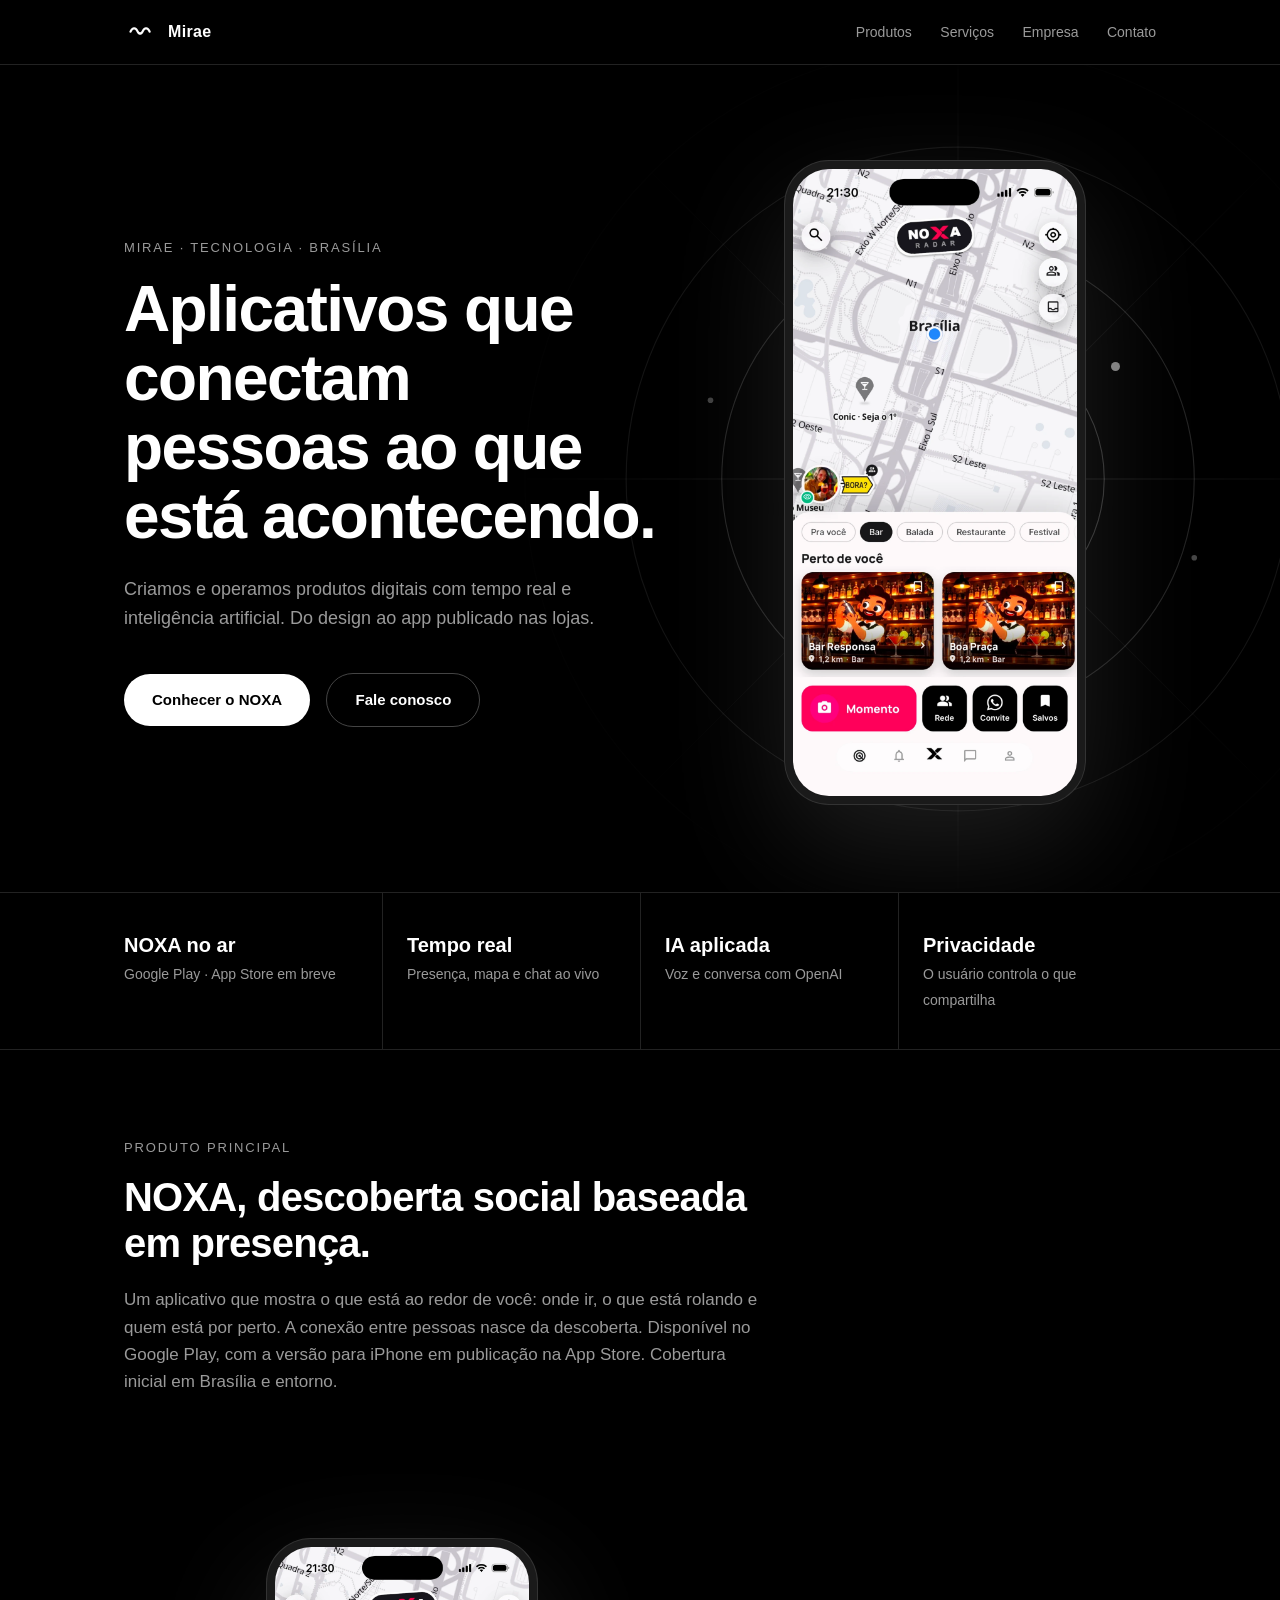
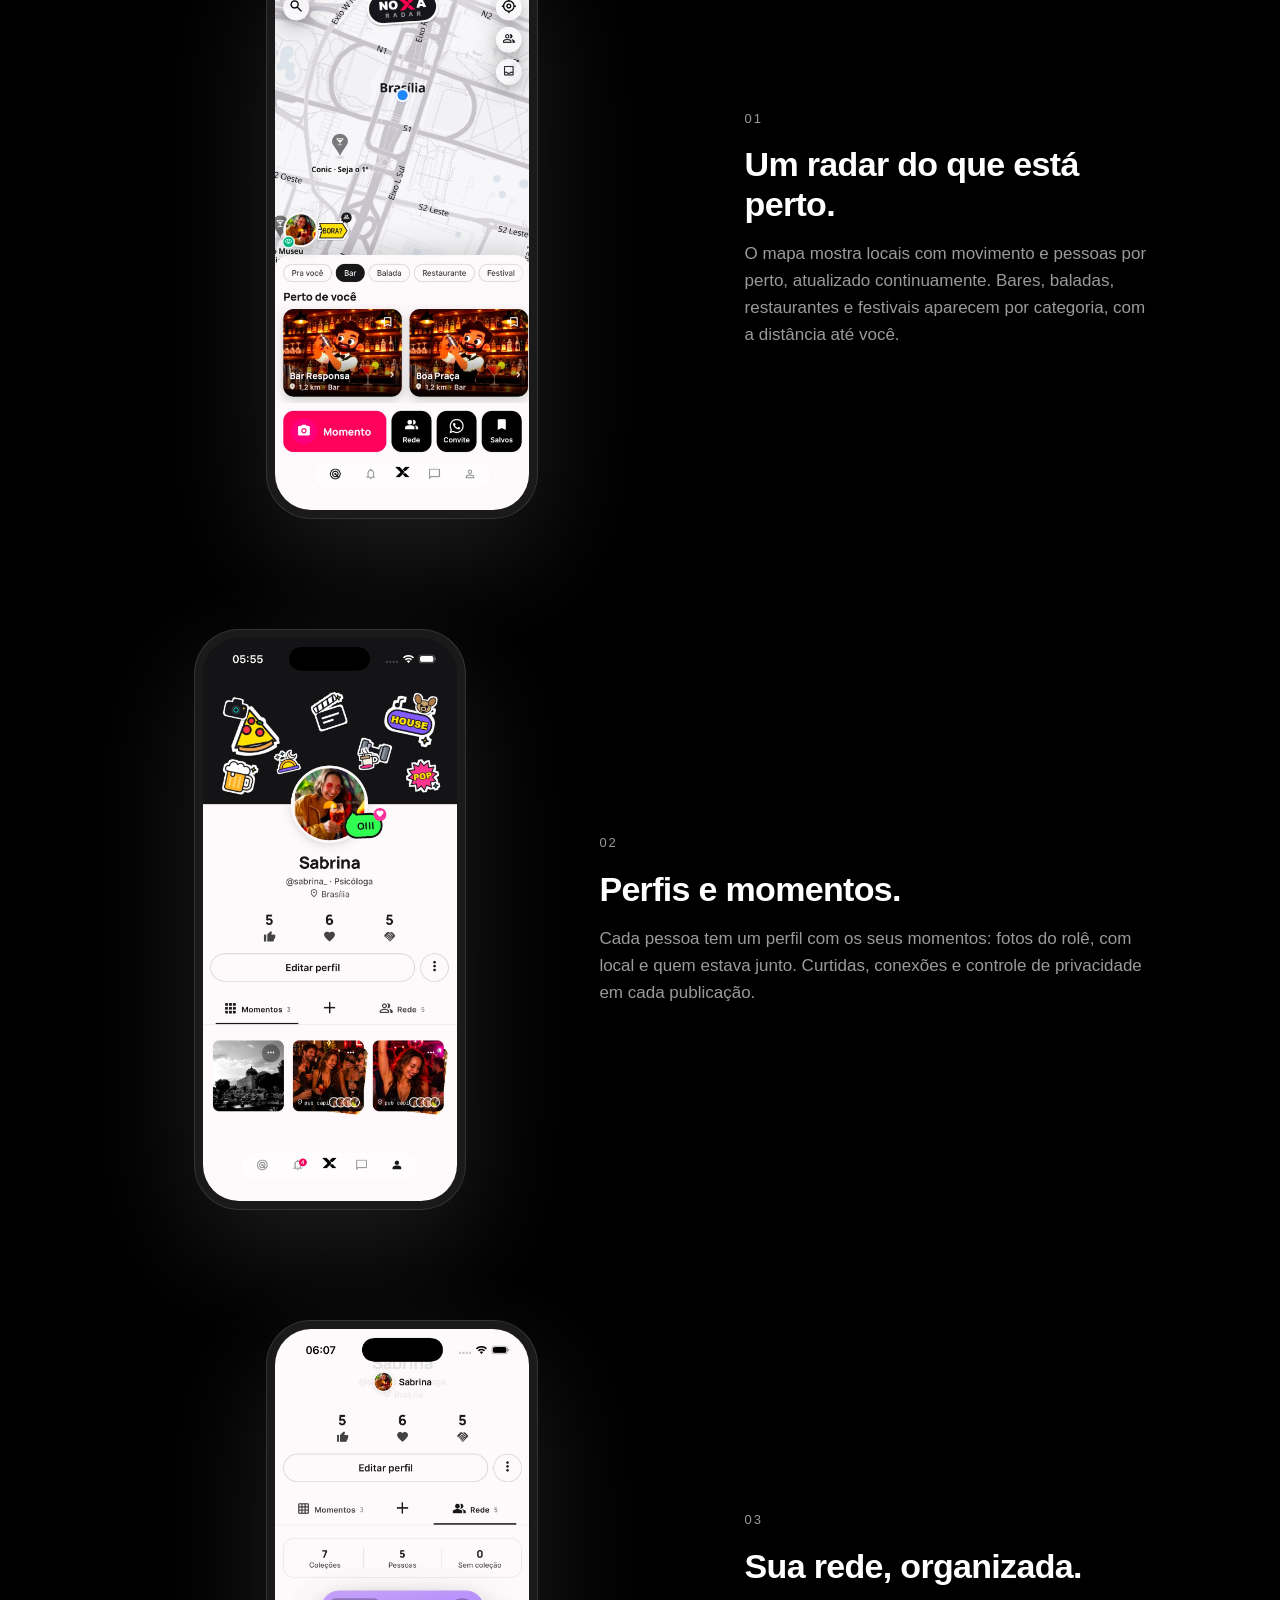
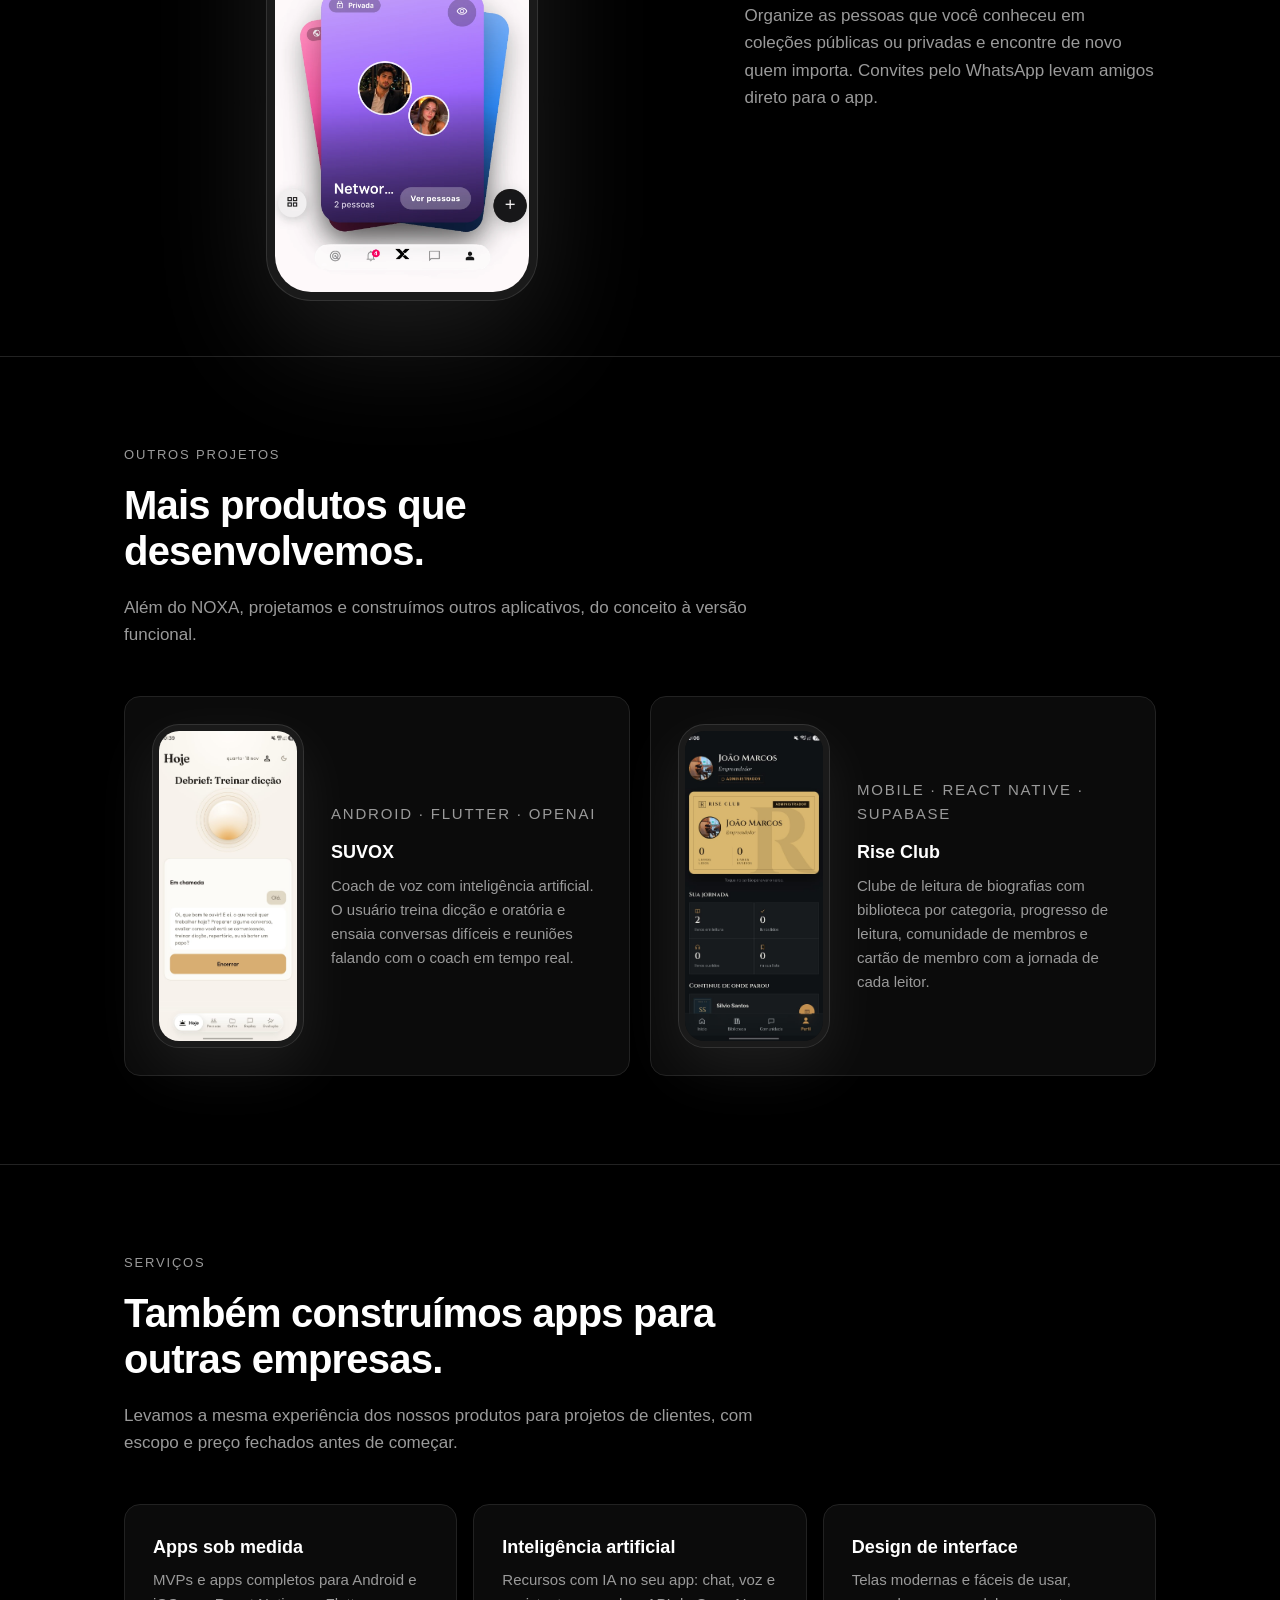
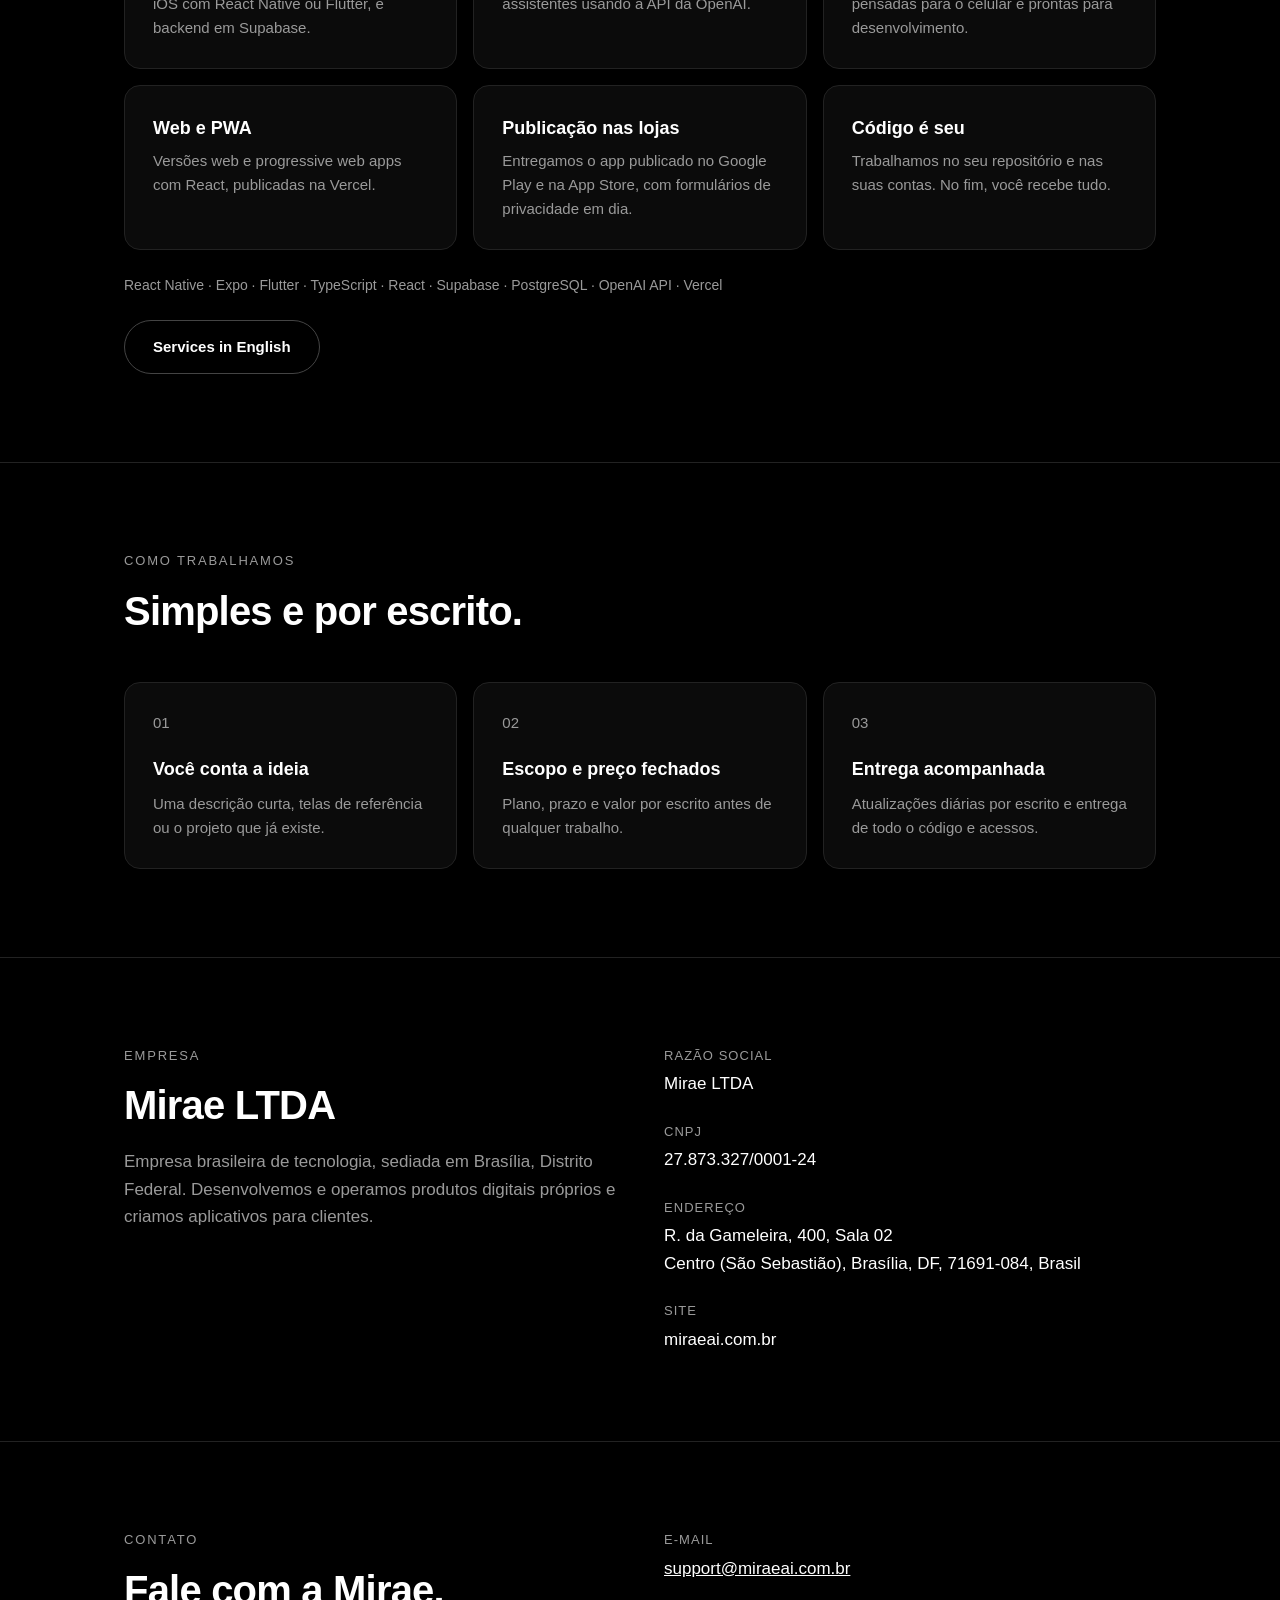
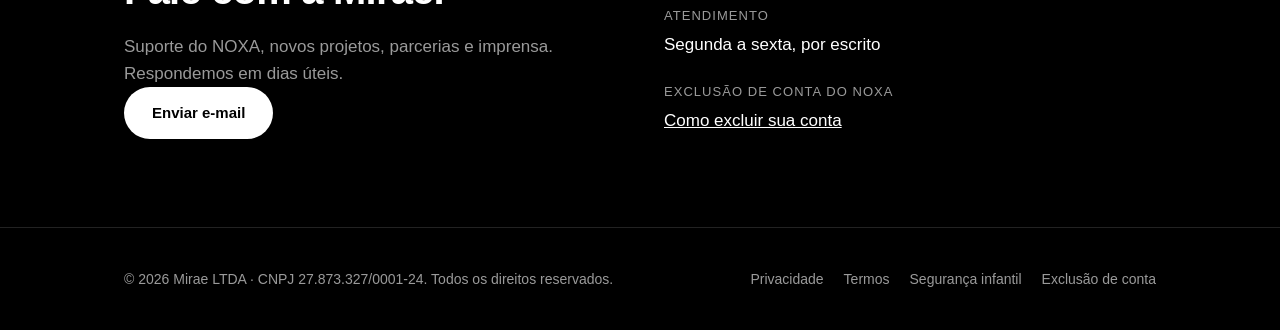
<file: index.html>
<!doctype html>
<html lang="pt-BR">
<head>
  <meta charset="utf-8">
  <meta name="viewport" content="width=device-width, initial-scale=1">
  <title>Mirae — Apps com tempo real e inteligência artificial</title>
  <meta name="description" content="A Mirae é uma empresa de tecnologia de Brasília que cria e opera aplicativos móveis. Criadora do NOXA, app de descoberta social em tempo real, disponível no Google Play.">
  <link rel="icon" type="image/png" href="logo.png">
  <link rel="apple-touch-icon" href="logo.png">
  <meta property="og:type" content="website">
  <meta property="og:locale" content="pt_BR">
  <meta property="og:site_name" content="Mirae">
  <meta property="og:title" content="Mirae — Apps com tempo real e inteligência artificial">
  <meta property="og:description" content="Empresa de tecnologia de Brasília. Criadora do NOXA, app de descoberta social em tempo real.">
  <meta property="og:image" content="https://miraeai.com.br/logo.png">
  <meta property="og:url" content="https://miraeai.com.br/">
  <meta name="twitter:card" content="summary">
  <link rel="canonical" href="https://miraeai.com.br/">
  <link rel="stylesheet" href="style.css">
  <script type="application/ld+json">
  {
    "@context": "https://schema.org",
    "@type": "Organization",
    "name": "Mirae LTDA",
    "url": "https://miraeai.com.br/",
    "logo": "https://miraeai.com.br/logo.png",
    "email": "support@miraeai.com.br",
    "taxID": "27.873.327/0001-24",
    "address": {
      "@type": "PostalAddress",
      "streetAddress": "R. da Gameleira, 400, Sala 02",
      "addressLocality": "Brasília",
      "addressRegion": "DF",
      "postalCode": "71691-084",
      "addressCountry": "BR"
    }
  }
  </script>
</head>
<body>
  <header class="top">
    <div class="wrap">
      <a class="brand" href="/"><img src="logo.png" alt="Mirae"><span>Mirae</span></a>
      <nav>
        <a href="#produtos">Produtos</a>
        <a href="#servicos">Serviços</a>
        <a href="#empresa">Empresa</a>
        <a href="#contato">Contato</a>
      </nav>
    </div>
  </header>

  <main>
    <div class="hero">
      <img class="radar" src="radar.svg" alt="">
      <div class="wrap hero-grid">
        <div class="hero-copy">
          <p class="eyebrow">Mirae · Tecnologia · Brasília</p>
          <h1>Aplicativos que conectam pessoas ao que está acontecendo.</h1>
          <p class="sub">Criamos e operamos produtos digitais com tempo real e inteligência artificial. Do design ao app publicado nas lojas.</p>
          <a class="btn" href="#noxa">Conhecer o NOXA</a>
          <a class="btn ghost" href="#contato">Fale conosco</a>
        </div>
        <div class="phone-wrap">
          <div class="phone"><img src="noxa-radar.webp" alt="Tela de radar do NOXA com mapa de Brasília, locais próximos e filtros por categoria" width="921" height="2000"></div>
        </div>
      </div>
    </div>

    <section class="stats">
      <div class="wrap stats-grid">
        <div><strong>NOXA no ar</strong><span>Google Play · App Store em breve</span></div>
        <div><strong>Tempo real</strong><span>Presença, mapa e chat ao vivo</span></div>
        <div><strong>IA aplicada</strong><span>Voz e conversa com OpenAI</span></div>
        <div><strong>Privacidade</strong><span>O usuário controla o que compartilha</span></div>
      </div>
    </section>

    <section id="noxa">
      <div class="wrap">
        <p class="eyebrow">Produto principal</p>
        <h2>NOXA, descoberta social baseada em presença.</h2>
        <p class="lead">Um aplicativo que mostra o que está ao redor de você: onde ir, o que está rolando e quem está por perto. A conexão entre pessoas nasce da descoberta. Disponível no Google Play, com a versão para iPhone em publicação na App Store. Cobertura inicial em Brasília e entorno.</p>
      </div>
    </section>

    <section class="feature">
      <div class="wrap feature-grid">
        <div class="phone-wrap"><div class="phone sm"><img src="noxa-radar.webp" alt="Radar do NOXA com locais e pessoas no mapa" loading="lazy" width="921" height="2000"></div></div>
        <div>
          <p class="num">01</p>
          <h3>Um radar do que está perto.</h3>
          <p>O mapa mostra locais com movimento e pessoas por perto, atualizado continuamente. Bares, baladas, restaurantes e festivais aparecem por categoria, com a distância até você.</p>
        </div>
      </div>
    </section>

    <section class="feature reverse">
      <div class="wrap feature-grid">
        <div class="phone-wrap"><div class="phone sm"><img src="noxa-perfil.webp" alt="Perfil no NOXA com momentos compartilhados" loading="lazy" width="921" height="2000"></div></div>
        <div>
          <p class="num">02</p>
          <h3>Perfis e momentos.</h3>
          <p>Cada pessoa tem um perfil com os seus momentos: fotos do rolê, com local e quem estava junto. Curtidas, conexões e controle de privacidade em cada publicação.</p>
        </div>
      </div>
    </section>

    <section class="feature">
      <div class="wrap feature-grid">
        <div class="phone-wrap"><div class="phone sm"><img src="noxa-rede.webp" alt="Tela de rede do NOXA com coleções de pessoas" loading="lazy" width="921" height="2000"></div></div>
        <div>
          <p class="num">03</p>
          <h3>Sua rede, organizada.</h3>
          <p>Organize as pessoas que você conheceu em coleções públicas ou privadas e encontre de novo quem importa. Convites pelo WhatsApp levam amigos direto para o app.</p>
        </div>
      </div>
    </section>

    <section id="produtos">
      <div class="wrap">
        <p class="eyebrow">Outros projetos</p>
        <h2>Mais produtos que desenvolvemos.</h2>
        <p class="lead">Além do NOXA, projetamos e construímos outros aplicativos, do conceito à versão funcional.</p>
        <div class="grid projects">
          <article class="card project">
            <div class="phone xs"><img src="suvox-coach.jpg" alt="SUVOX em chamada de voz com o coach de IA" loading="lazy" width="720" height="1544"></div>
            <div>
              <p class="tag">Android · Flutter · OpenAI</p>
              <h3>SUVOX</h3>
              <p>Coach de voz com inteligência artificial. O usuário treina dicção e oratória e ensaia conversas difíceis e reuniões falando com o coach em tempo real.</p>
            </div>
          </article>
          <article class="card project">
            <div class="phone xs"><img src="rise-perfil.jpg" alt="Rise Club com o cartão de membro e a jornada de leitura" loading="lazy" width="720" height="1544"></div>
            <div>
              <p class="tag">Mobile · React Native · Supabase</p>
              <h3>Rise Club</h3>
              <p>Clube de leitura de biografias com biblioteca por categoria, progresso de leitura, comunidade de membros e cartão de membro com a jornada de cada leitor.</p>
            </div>
          </article>
        </div>
      </div>
    </section>

    <section id="servicos">
      <div class="wrap">
        <p class="eyebrow">Serviços</p>
        <h2>Também construímos apps para outras empresas.</h2>
        <p class="lead">Levamos a mesma experiência dos nossos produtos para projetos de clientes, com escopo e preço fechados antes de começar.</p>
        <div class="grid services">
          <div class="card"><h3>Apps sob medida</h3><p>MVPs e apps completos para Android e iOS com React Native ou Flutter, e backend em Supabase.</p></div>
          <div class="card"><h3>Inteligência artificial</h3><p>Recursos com IA no seu app: chat, voz e assistentes usando a API da OpenAI.</p></div>
          <div class="card"><h3>Design de interface</h3><p>Telas modernas e fáceis de usar, pensadas para o celular e prontas para desenvolvimento.</p></div>
          <div class="card"><h3>Web e PWA</h3><p>Versões web e progressive web apps com React, publicadas na Vercel.</p></div>
          <div class="card"><h3>Publicação nas lojas</h3><p>Entregamos o app publicado no Google Play e na App Store, com formulários de privacidade em dia.</p></div>
          <div class="card"><h3>Código é seu</h3><p>Trabalhamos no seu repositório e nas suas contas. No fim, você recebe tudo.</p></div>
        </div>
        <p class="stack">React Native · Expo · Flutter · TypeScript · React · Supabase · PostgreSQL · OpenAI API · Vercel</p>
        <a class="btn ghost svc-link" href="/services">Services in English</a>
      </div>
    </section>

    <section>
      <div class="wrap">
        <p class="eyebrow">Como trabalhamos</p>
        <h2>Simples e por escrito.</h2>
        <div class="grid">
          <div class="card"><p class="num">01</p><h3>Você conta a ideia</h3><p>Uma descrição curta, telas de referência ou o projeto que já existe.</p></div>
          <div class="card"><p class="num">02</p><h3>Escopo e preço fechados</h3><p>Plano, prazo e valor por escrito antes de qualquer trabalho.</p></div>
          <div class="card"><p class="num">03</p><h3>Entrega acompanhada</h3><p>Atualizações diárias por escrito e entrega de todo o código e acessos.</p></div>
        </div>
      </div>
    </section>

    <section id="empresa">
      <div class="wrap split">
        <div>
          <p class="eyebrow">Empresa</p>
          <h2>Mirae LTDA</h2>
          <p class="lead">Empresa brasileira de tecnologia, sediada em Brasília, Distrito Federal. Desenvolvemos e operamos produtos digitais próprios e criamos aplicativos para clientes.</p>
        </div>
        <dl class="info">
          <dt>Razão social</dt><dd>Mirae LTDA</dd>
          <dt>CNPJ</dt><dd>27.873.327/0001-24</dd>
          <dt>Endereço</dt><dd>R. da Gameleira, 400, Sala 02<br>Centro (São Sebastião), Brasília, DF, 71691-084, Brasil</dd>
          <dt>Site</dt><dd>miraeai.com.br</dd>
        </dl>
      </div>
    </section>

    <section id="contato">
      <div class="wrap split">
        <div>
          <p class="eyebrow">Contato</p>
          <h2>Fale com a Mirae.</h2>
          <p class="lead">Suporte do NOXA, novos projetos, parcerias e imprensa. Respondemos em dias úteis.</p>
          <a class="btn" href="mailto:support@miraeai.com.br?subject=Contato%20pelo%20site">Enviar e-mail</a>
        </div>
        <dl class="info">
          <dt>E-mail</dt><dd><a href="mailto:support@miraeai.com.br">support@miraeai.com.br</a></dd>
          <dt>Atendimento</dt><dd>Segunda a sexta, por escrito</dd>
          <dt>Exclusão de conta do NOXA</dt><dd><a href="/delete-account">Como excluir sua conta</a></dd>
        </dl>
      </div>
    </section>
  </main>

  <footer>
    <div class="wrap">
      <span>© 2026 Mirae LTDA · CNPJ 27.873.327/0001-24. Todos os direitos reservados.</span>
      <span><a href="/privacy">Privacidade</a><a href="/terms">Termos</a><a href="/child-safety">Segurança infantil</a><a href="/delete-account">Exclusão de conta</a></span>
    </div>
  </footer>
</body>
</html>
</file>
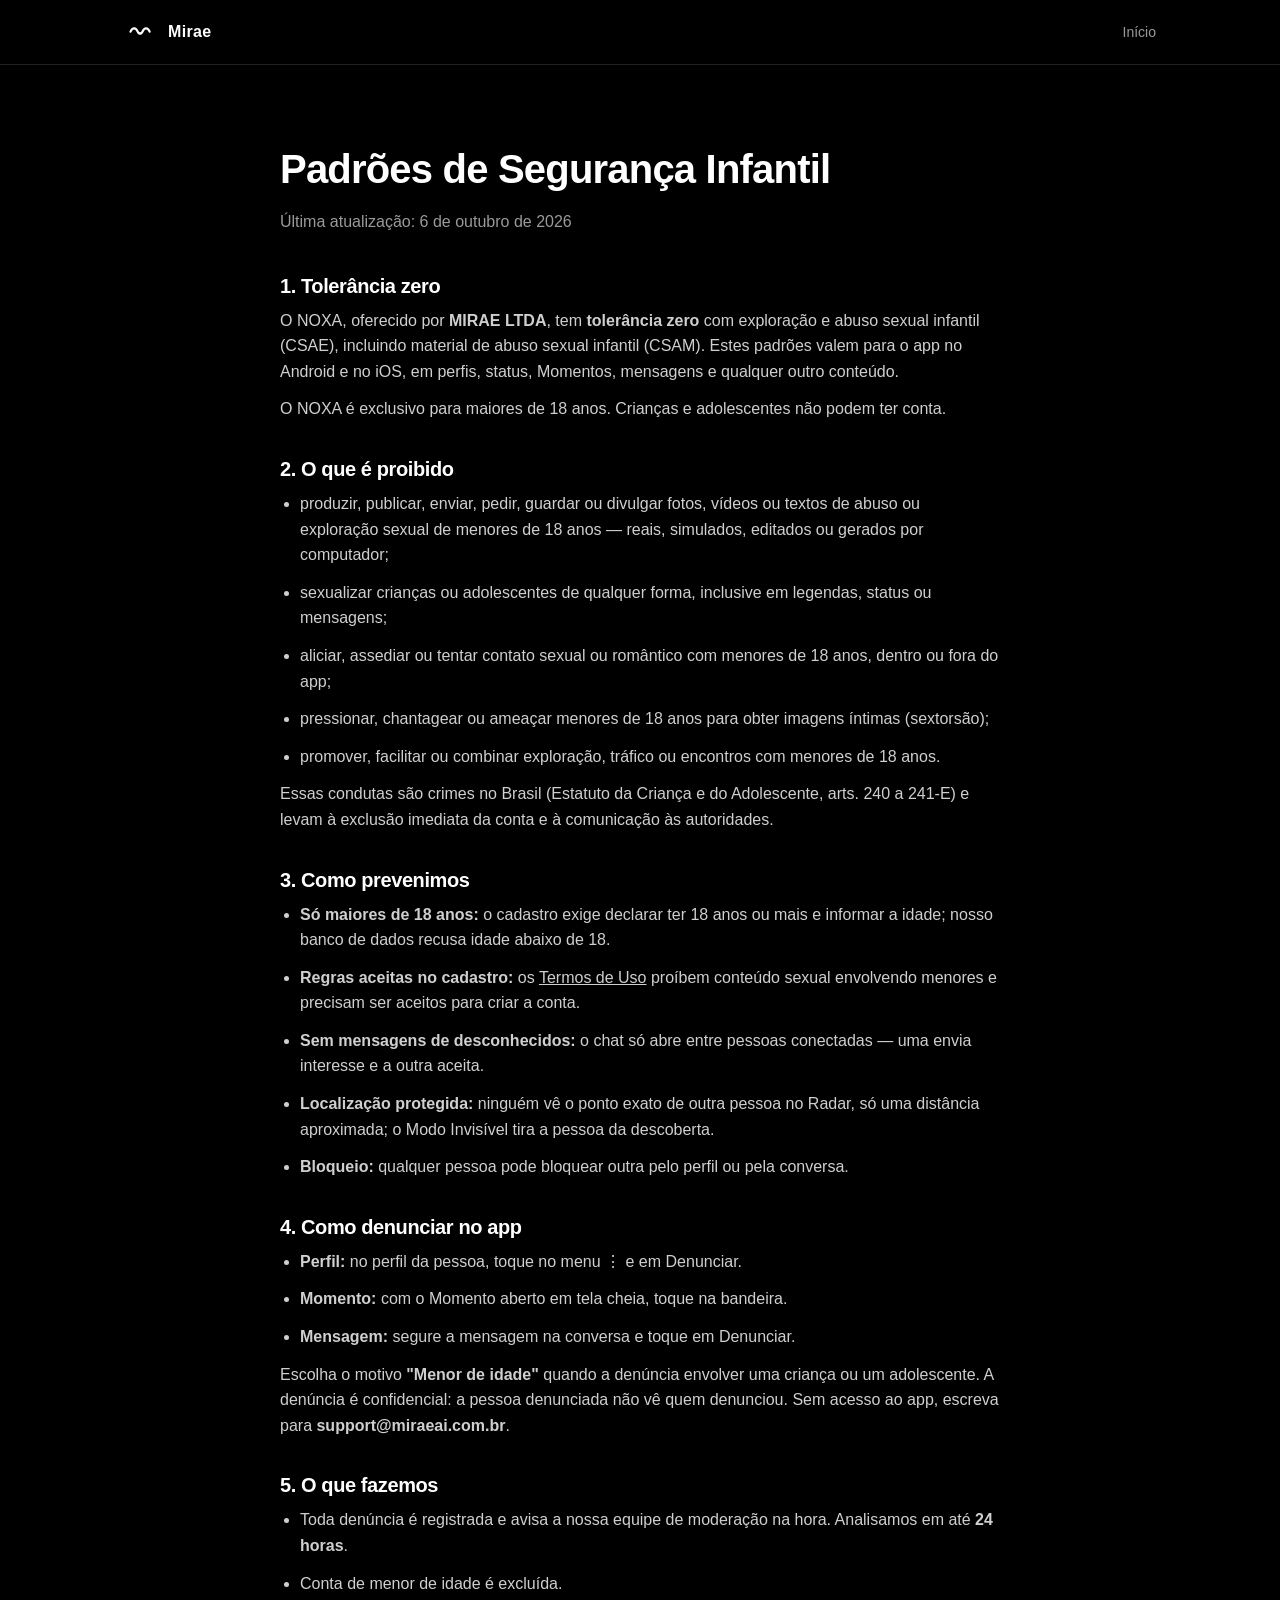
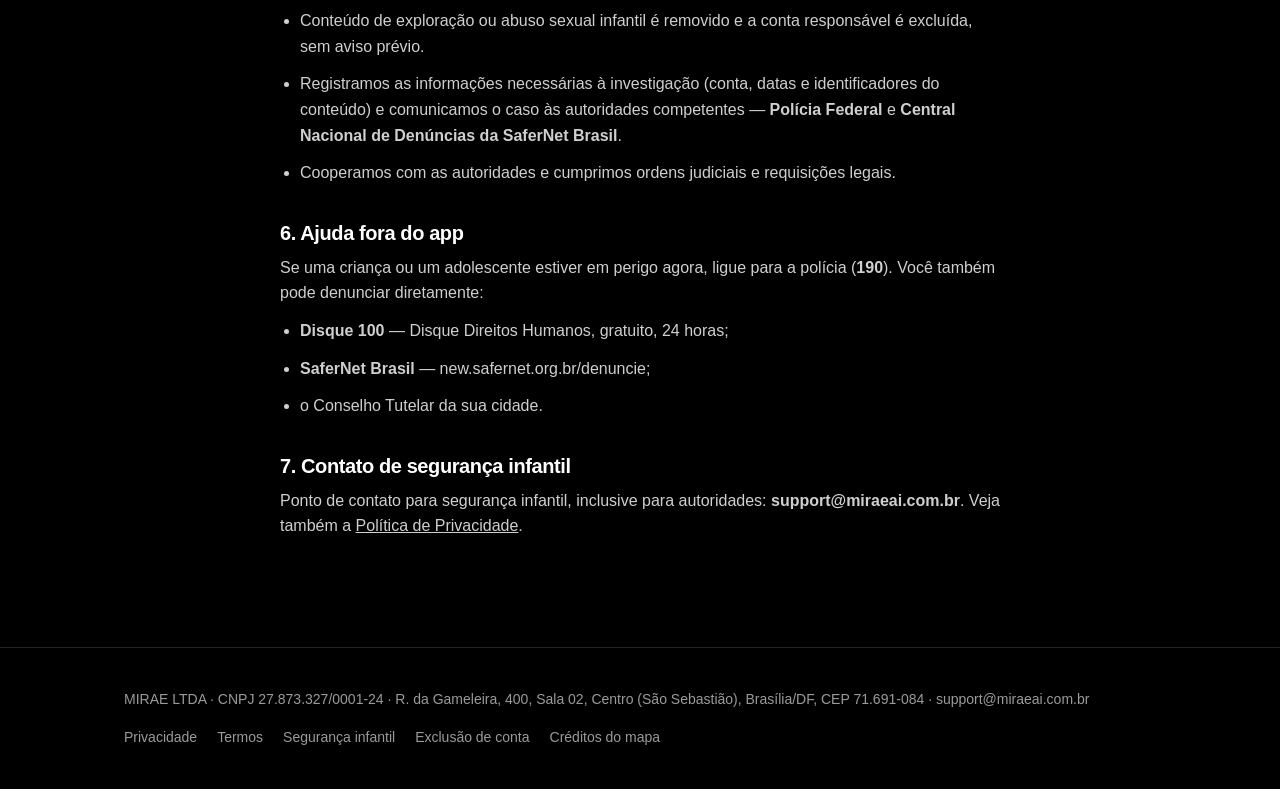
<file: child-safety.html>
<!doctype html>
<html lang="pt-BR">
<head>
  <meta charset="utf-8">
  <meta name="viewport" content="width=device-width, initial-scale=1">
  <title>Padrões de Segurança Infantil — Mirae</title>
  <meta name="description" content="Padrões de Segurança Infantil do NOXA, oferecido pela MIRAE LTDA.">
  <link rel="icon" type="image/png" href="/logo.png">
  <link rel="canonical" href="https://miraeai.com.br/child-safety">
  <link rel="stylesheet" href="/style.css">
</head>
<body>
  <header class="top">
    <div class="wrap">
      <a class="brand" href="/"><img src="/logo.png" alt="Mirae"><span>Mirae</span></a>
      <nav><a href="/">Início</a></nav>
    </div>
  </header>
  <main class="wrap doc">
    <h1>Padrões de Segurança Infantil</h1>
    <p class="date">Última atualização: 6 de outubro de 2026</p>
    <h2>1. Tolerância zero</h2>
    <p>O NOXA, oferecido por <strong>MIRAE LTDA</strong>, tem <strong>tolerância zero</strong> com exploração e abuso sexual infantil (CSAE), incluindo material de abuso sexual infantil (CSAM). Estes padrões valem para o app no Android e no iOS, em perfis, status, Momentos, mensagens e qualquer outro conteúdo.</p>
    <p>O NOXA é exclusivo para maiores de 18 anos. Crianças e adolescentes não podem ter conta.</p>

    <h2>2. O que é proibido</h2>
    <ul>
      <li>produzir, publicar, enviar, pedir, guardar ou divulgar fotos, vídeos ou textos de abuso ou exploração sexual de menores de 18 anos — reais, simulados, editados ou gerados por computador;</li>
      <li>sexualizar crianças ou adolescentes de qualquer forma, inclusive em legendas, status ou mensagens;</li>
      <li>aliciar, assediar ou tentar contato sexual ou romântico com menores de 18 anos, dentro ou fora do app;</li>
      <li>pressionar, chantagear ou ameaçar menores de 18 anos para obter imagens íntimas (sextorsão);</li>
      <li>promover, facilitar ou combinar exploração, tráfico ou encontros com menores de 18 anos.</li>
    </ul>
    <p>Essas condutas são crimes no Brasil (Estatuto da Criança e do Adolescente, arts. 240 a 241-E) e levam à exclusão imediata da conta e à comunicação às autoridades.</p>

    <h2>3. Como prevenimos</h2>
    <ul>
      <li><strong>Só maiores de 18 anos:</strong> o cadastro exige declarar ter 18 anos ou mais e informar a idade; nosso banco de dados recusa idade abaixo de 18.</li>
      <li><strong>Regras aceitas no cadastro:</strong> os <a href="/terms">Termos de Uso</a> proíbem conteúdo sexual envolvendo menores e precisam ser aceitos para criar a conta.</li>
      <li><strong>Sem mensagens de desconhecidos:</strong> o chat só abre entre pessoas conectadas — uma envia interesse e a outra aceita.</li>
      <li><strong>Localização protegida:</strong> ninguém vê o ponto exato de outra pessoa no Radar, só uma distância aproximada; o Modo Invisível tira a pessoa da descoberta.</li>
      <li><strong>Bloqueio:</strong> qualquer pessoa pode bloquear outra pelo perfil ou pela conversa.</li>
    </ul>

    <h2>4. Como denunciar no app</h2>
    <ul>
      <li><strong>Perfil:</strong> no perfil da pessoa, toque no menu ⋮ e em Denunciar.</li>
      <li><strong>Momento:</strong> com o Momento aberto em tela cheia, toque na bandeira.</li>
      <li><strong>Mensagem:</strong> segure a mensagem na conversa e toque em Denunciar.</li>
    </ul>
    <p>Escolha o motivo <strong>&quot;Menor de idade&quot;</strong> quando a denúncia envolver uma criança ou um adolescente. A denúncia é confidencial: a pessoa denunciada não vê quem denunciou. Sem acesso ao app, escreva para <strong>support@miraeai.com.br</strong>.</p>

    <h2>5. O que fazemos</h2>
    <ul>
      <li>Toda denúncia é registrada e avisa a nossa equipe de moderação na hora. Analisamos em até <strong>24 horas</strong>.</li>
      <li>Conta de menor de idade é excluída.</li>
      <li>Conteúdo de exploração ou abuso sexual infantil é removido e a conta responsável é excluída, sem aviso prévio.</li>
      <li>Registramos as informações necessárias à investigação (conta, datas e identificadores do conteúdo) e comunicamos o caso às autoridades competentes — <strong>Polícia Federal</strong> e <strong>Central Nacional de Denúncias da SaferNet Brasil</strong>.</li>
      <li>Cooperamos com as autoridades e cumprimos ordens judiciais e requisições legais.</li>
    </ul>

    <h2>6. Ajuda fora do app</h2>
    <p>Se uma criança ou um adolescente estiver em perigo agora, ligue para a polícia (<strong>190</strong>). Você também pode denunciar diretamente:</p>
    <ul>
      <li><strong>Disque 100</strong> — Disque Direitos Humanos, gratuito, 24 horas;</li>
      <li><strong>SaferNet Brasil</strong> — new.safernet.org.br/denuncie;</li>
      <li>o Conselho Tutelar da sua cidade.</li>
    </ul>

    <h2>7. Contato de segurança infantil</h2>
    <p>Ponto de contato para segurança infantil, inclusive para autoridades: <strong>support@miraeai.com.br</strong>. Veja também a <a href="/privacy">Política de Privacidade</a>.</p>
  </main>
  <footer>
    <div class="wrap">
      <span>MIRAE LTDA · CNPJ 27.873.327/0001-24 · R. da Gameleira, 400, Sala 02, Centro (São Sebastião), Brasília/DF, CEP 71.691-084 · support@miraeai.com.br</span>
      <span><a href="/privacy">Privacidade</a><a href="/terms">Termos</a><a href="/child-safety">Segurança infantil</a><a href="/delete-account">Exclusão de conta</a><a href="/credits">Créditos do mapa</a></span>
    </div>
  </footer>
</body>
</html>
</file>
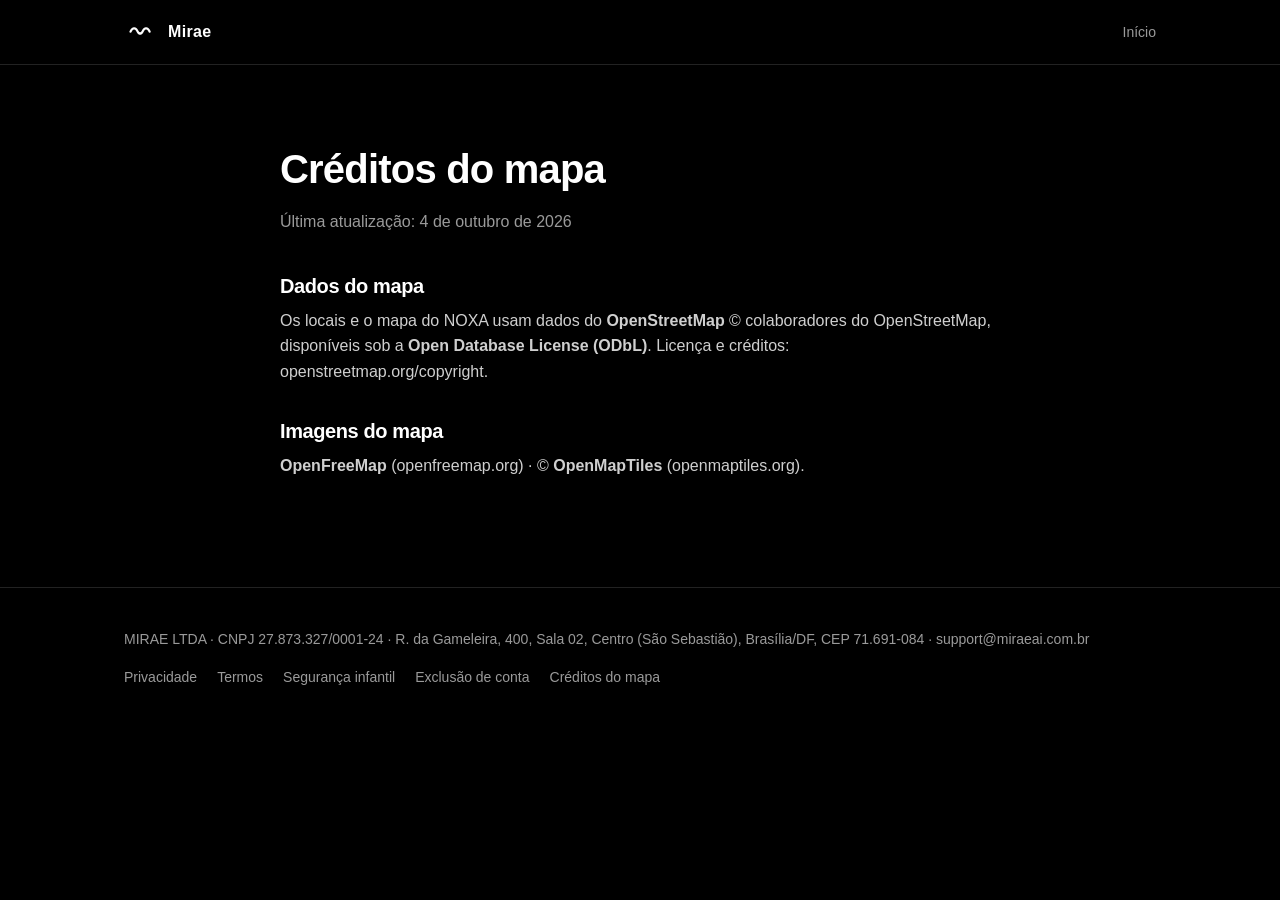
<file: credits.html>
<!doctype html>
<html lang="pt-BR">
<head>
  <meta charset="utf-8">
  <meta name="viewport" content="width=device-width, initial-scale=1">
  <title>Créditos do mapa — Mirae</title>
  <meta name="description" content="Créditos do mapa do NOXA, oferecido pela MIRAE LTDA.">
  <link rel="icon" type="image/png" href="/logo.png">
  <link rel="canonical" href="https://miraeai.com.br/credits">
  <link rel="stylesheet" href="/style.css">
</head>
<body>
  <header class="top">
    <div class="wrap">
      <a class="brand" href="/"><img src="/logo.png" alt="Mirae"><span>Mirae</span></a>
      <nav><a href="/">Início</a></nav>
    </div>
  </header>
  <main class="wrap doc">
    <h1>Créditos do mapa</h1>
    <p class="date">Última atualização: 4 de outubro de 2026</p>
    <h2>Dados do mapa</h2>
    <p>Os locais e o mapa do NOXA usam dados do <strong>OpenStreetMap</strong> © colaboradores do OpenStreetMap, disponíveis sob a <strong>Open Database License (ODbL)</strong>. Licença e créditos: openstreetmap.org/copyright.</p>

    <h2>Imagens do mapa</h2>
    <p><strong>OpenFreeMap</strong> (openfreemap.org) · © <strong>OpenMapTiles</strong> (openmaptiles.org).</p>
  </main>
  <footer>
    <div class="wrap">
      <span>MIRAE LTDA · CNPJ 27.873.327/0001-24 · R. da Gameleira, 400, Sala 02, Centro (São Sebastião), Brasília/DF, CEP 71.691-084 · support@miraeai.com.br</span>
      <span><a href="/privacy">Privacidade</a><a href="/terms">Termos</a><a href="/child-safety">Segurança infantil</a><a href="/delete-account">Exclusão de conta</a><a href="/credits">Créditos do mapa</a></span>
    </div>
  </footer>
</body>
</html>
</file>
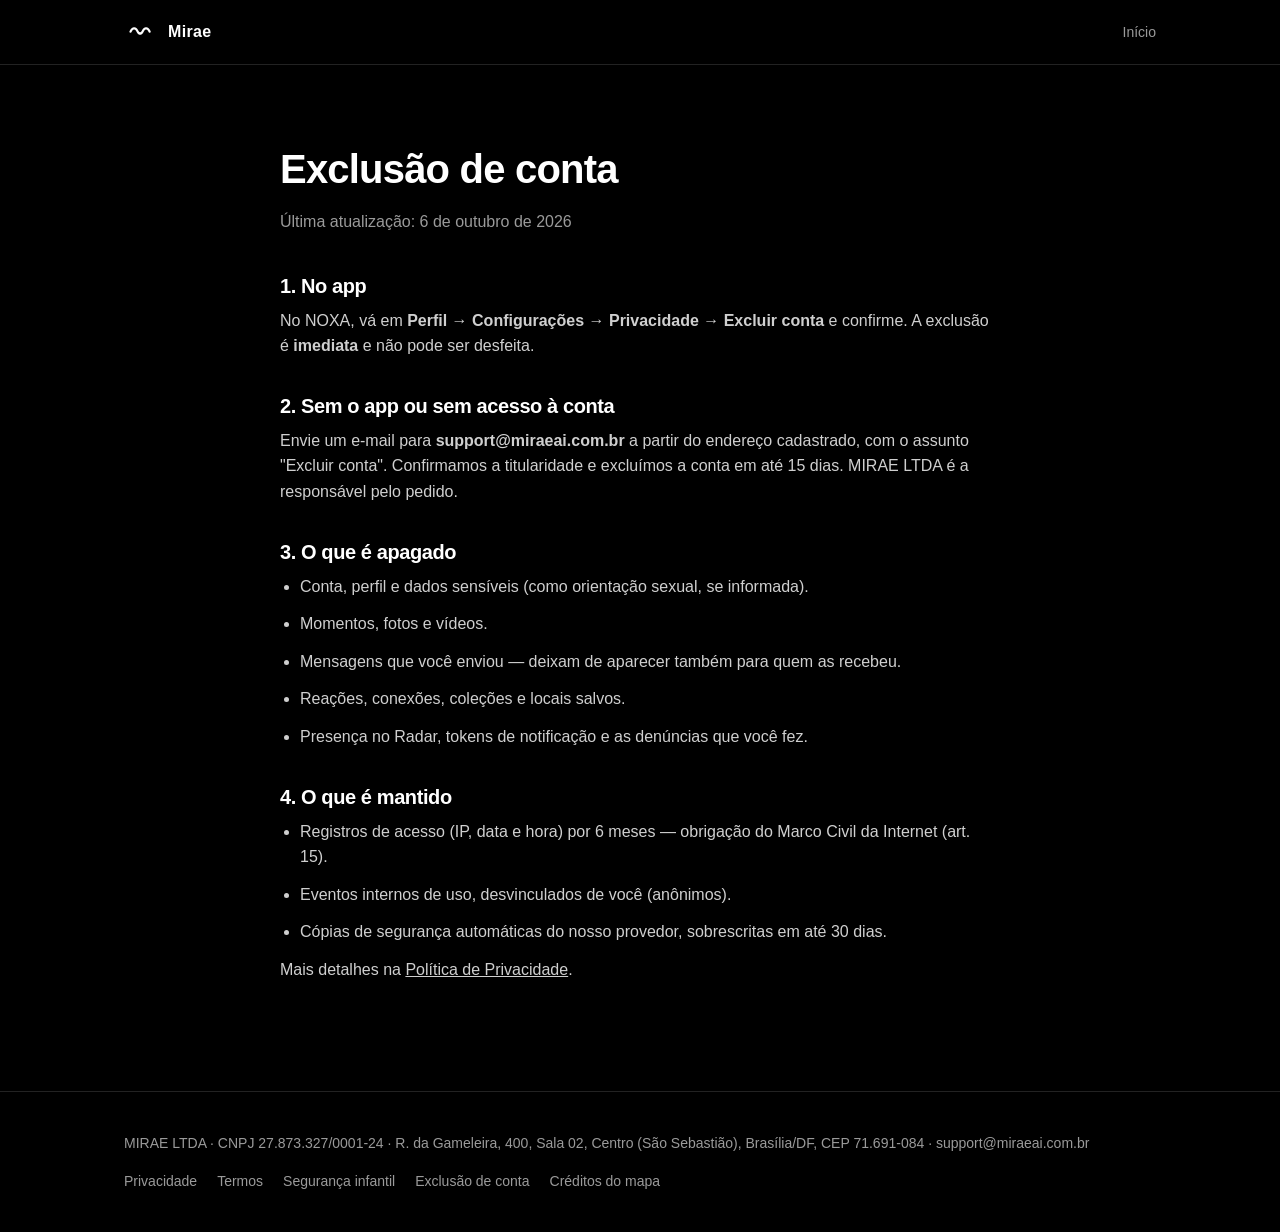
<file: delete-account.html>
<!doctype html>
<html lang="pt-BR">
<head>
  <meta charset="utf-8">
  <meta name="viewport" content="width=device-width, initial-scale=1">
  <title>Exclusão de conta — Mirae</title>
  <meta name="description" content="Exclusão de conta do NOXA, oferecido pela MIRAE LTDA.">
  <link rel="icon" type="image/png" href="/logo.png">
  <link rel="canonical" href="https://miraeai.com.br/delete-account">
  <link rel="stylesheet" href="/style.css">
</head>
<body>
  <header class="top">
    <div class="wrap">
      <a class="brand" href="/"><img src="/logo.png" alt="Mirae"><span>Mirae</span></a>
      <nav><a href="/">Início</a></nav>
    </div>
  </header>
  <main class="wrap doc">
    <h1>Exclusão de conta</h1>
    <p class="date">Última atualização: 6 de outubro de 2026</p>
    <h2>1. No app</h2>
    <p>No NOXA, vá em <strong>Perfil → Configurações → Privacidade → Excluir conta</strong> e confirme. A exclusão é <strong>imediata</strong> e não pode ser desfeita.</p>

    <h2>2. Sem o app ou sem acesso à conta</h2>
    <p>Envie um e-mail para <strong>support@miraeai.com.br</strong> a partir do endereço cadastrado, com o assunto &quot;Excluir conta&quot;. Confirmamos a titularidade e excluímos a conta em até 15 dias. MIRAE LTDA é a responsável pelo pedido.</p>

    <h2>3. O que é apagado</h2>
    <ul>
      <li>Conta, perfil e dados sensíveis (como orientação sexual, se informada).</li>
      <li>Momentos, fotos e vídeos.</li>
      <li>Mensagens que você enviou — deixam de aparecer também para quem as recebeu.</li>
      <li>Reações, conexões, coleções e locais salvos.</li>
      <li>Presença no Radar, tokens de notificação e as denúncias que você fez.</li>
    </ul>

    <h2>4. O que é mantido</h2>
    <ul>
      <li>Registros de acesso (IP, data e hora) por 6 meses — obrigação do Marco Civil da Internet (art. 15).</li>
      <li>Eventos internos de uso, desvinculados de você (anônimos).</li>
      <li>Cópias de segurança automáticas do nosso provedor, sobrescritas em até 30 dias.</li>
    </ul>
    <p>Mais detalhes na <a href="/privacy">Política de Privacidade</a>.</p>
  </main>
  <footer>
    <div class="wrap">
      <span>MIRAE LTDA · CNPJ 27.873.327/0001-24 · R. da Gameleira, 400, Sala 02, Centro (São Sebastião), Brasília/DF, CEP 71.691-084 · support@miraeai.com.br</span>
      <span><a href="/privacy">Privacidade</a><a href="/terms">Termos</a><a href="/child-safety">Segurança infantil</a><a href="/delete-account">Exclusão de conta</a><a href="/credits">Créditos do mapa</a></span>
    </div>
  </footer>
</body>
</html>
</file>
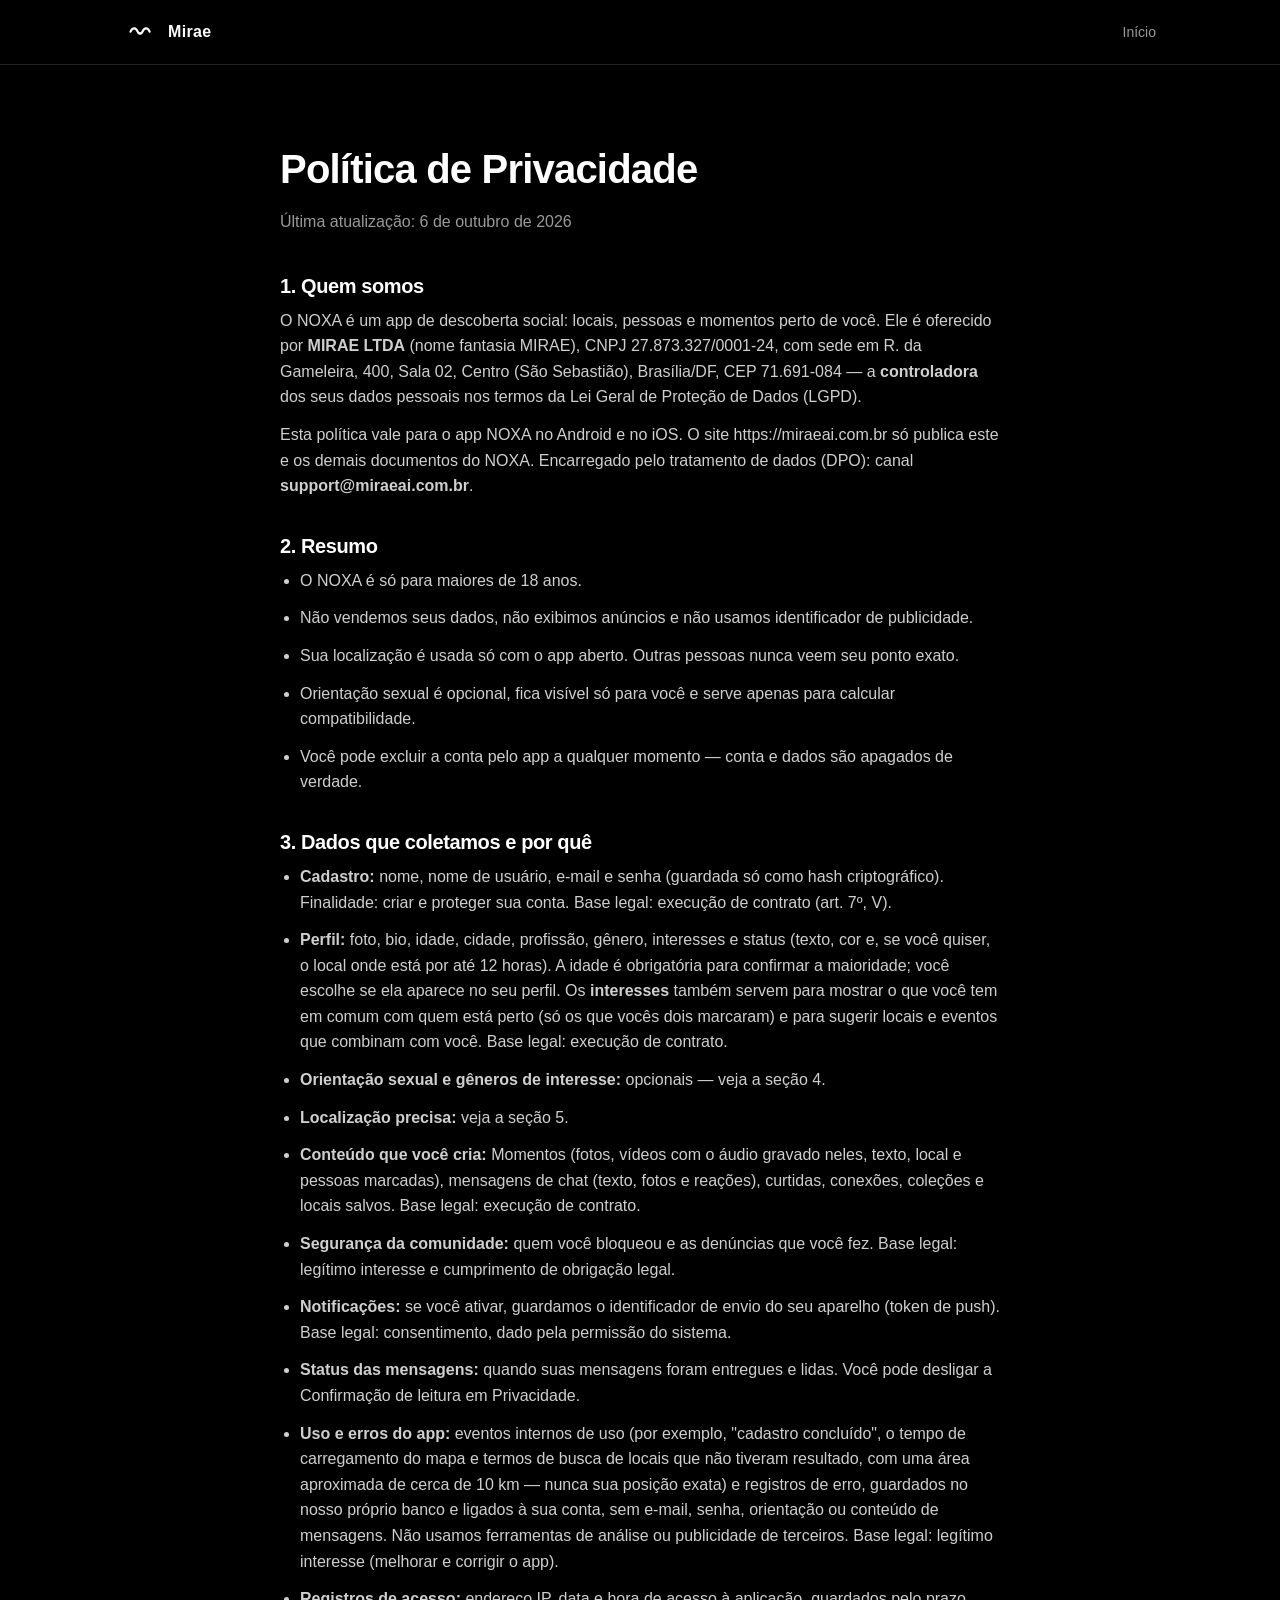
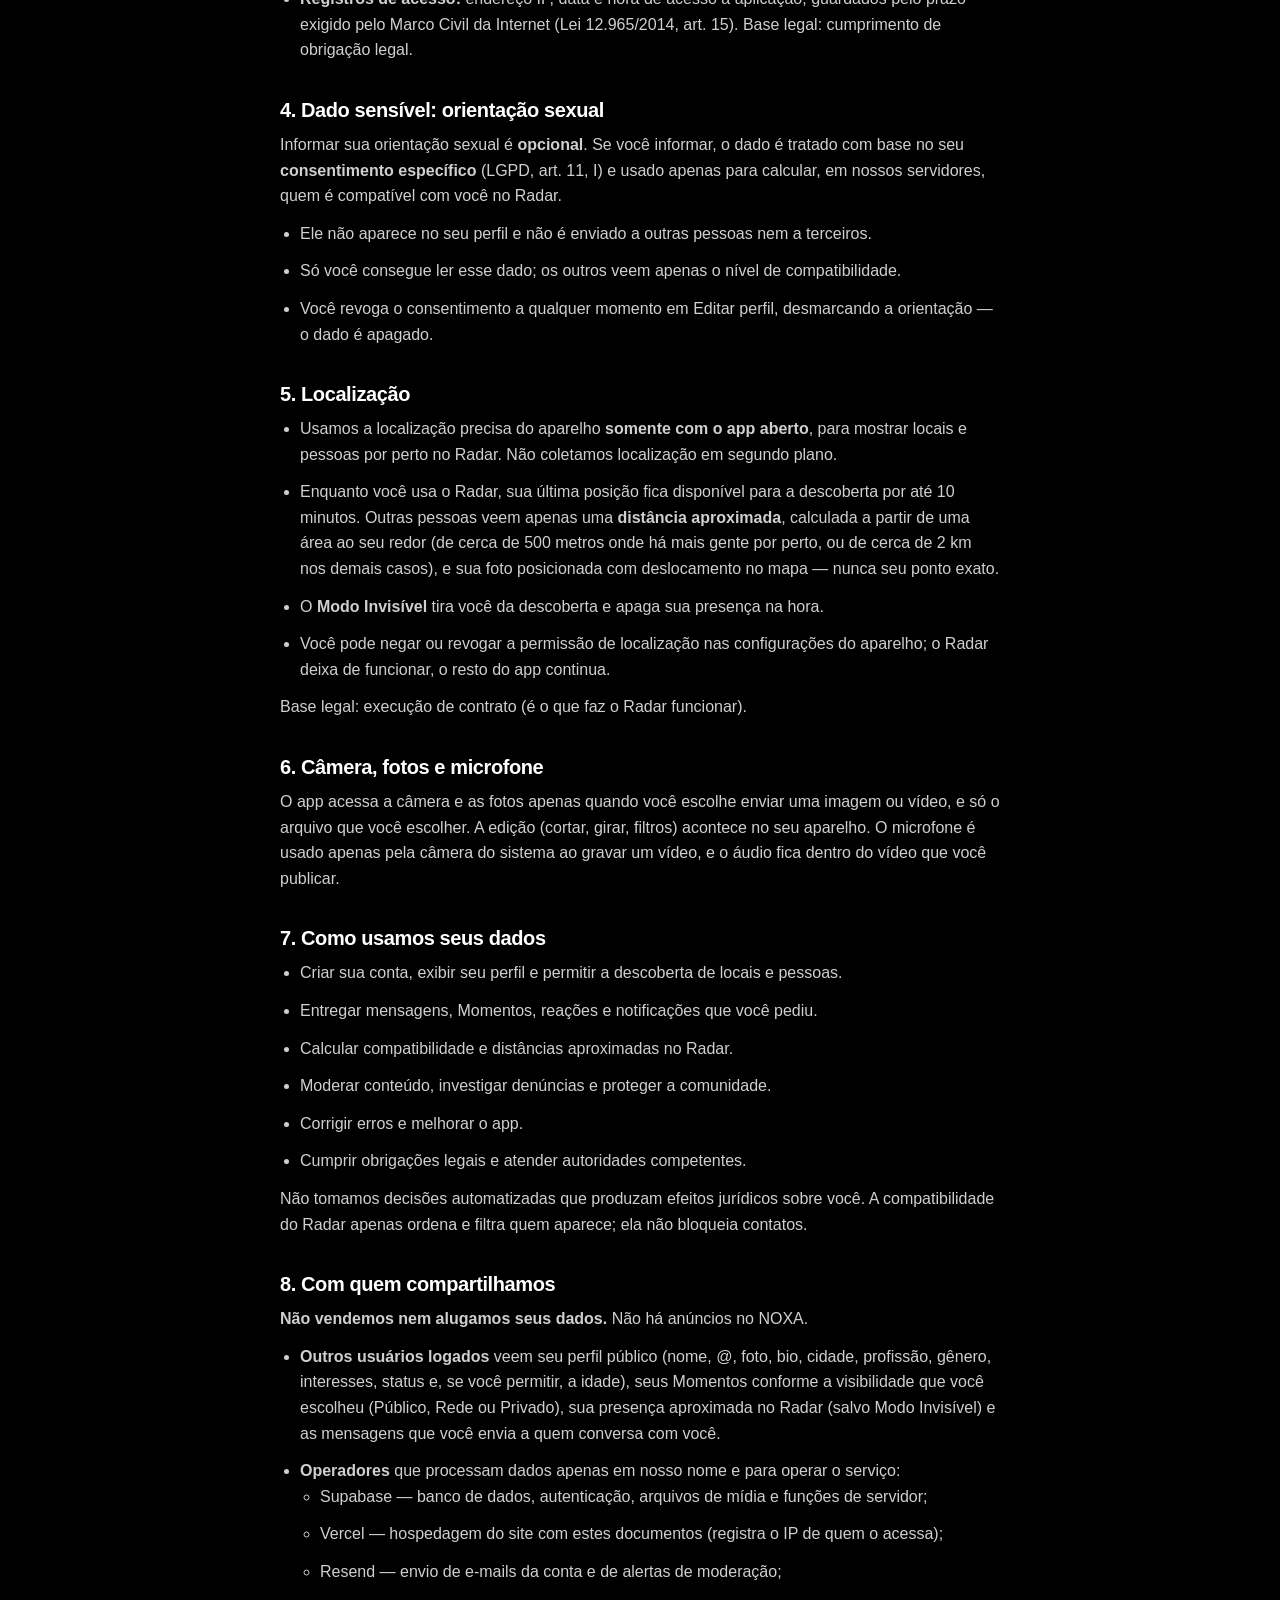
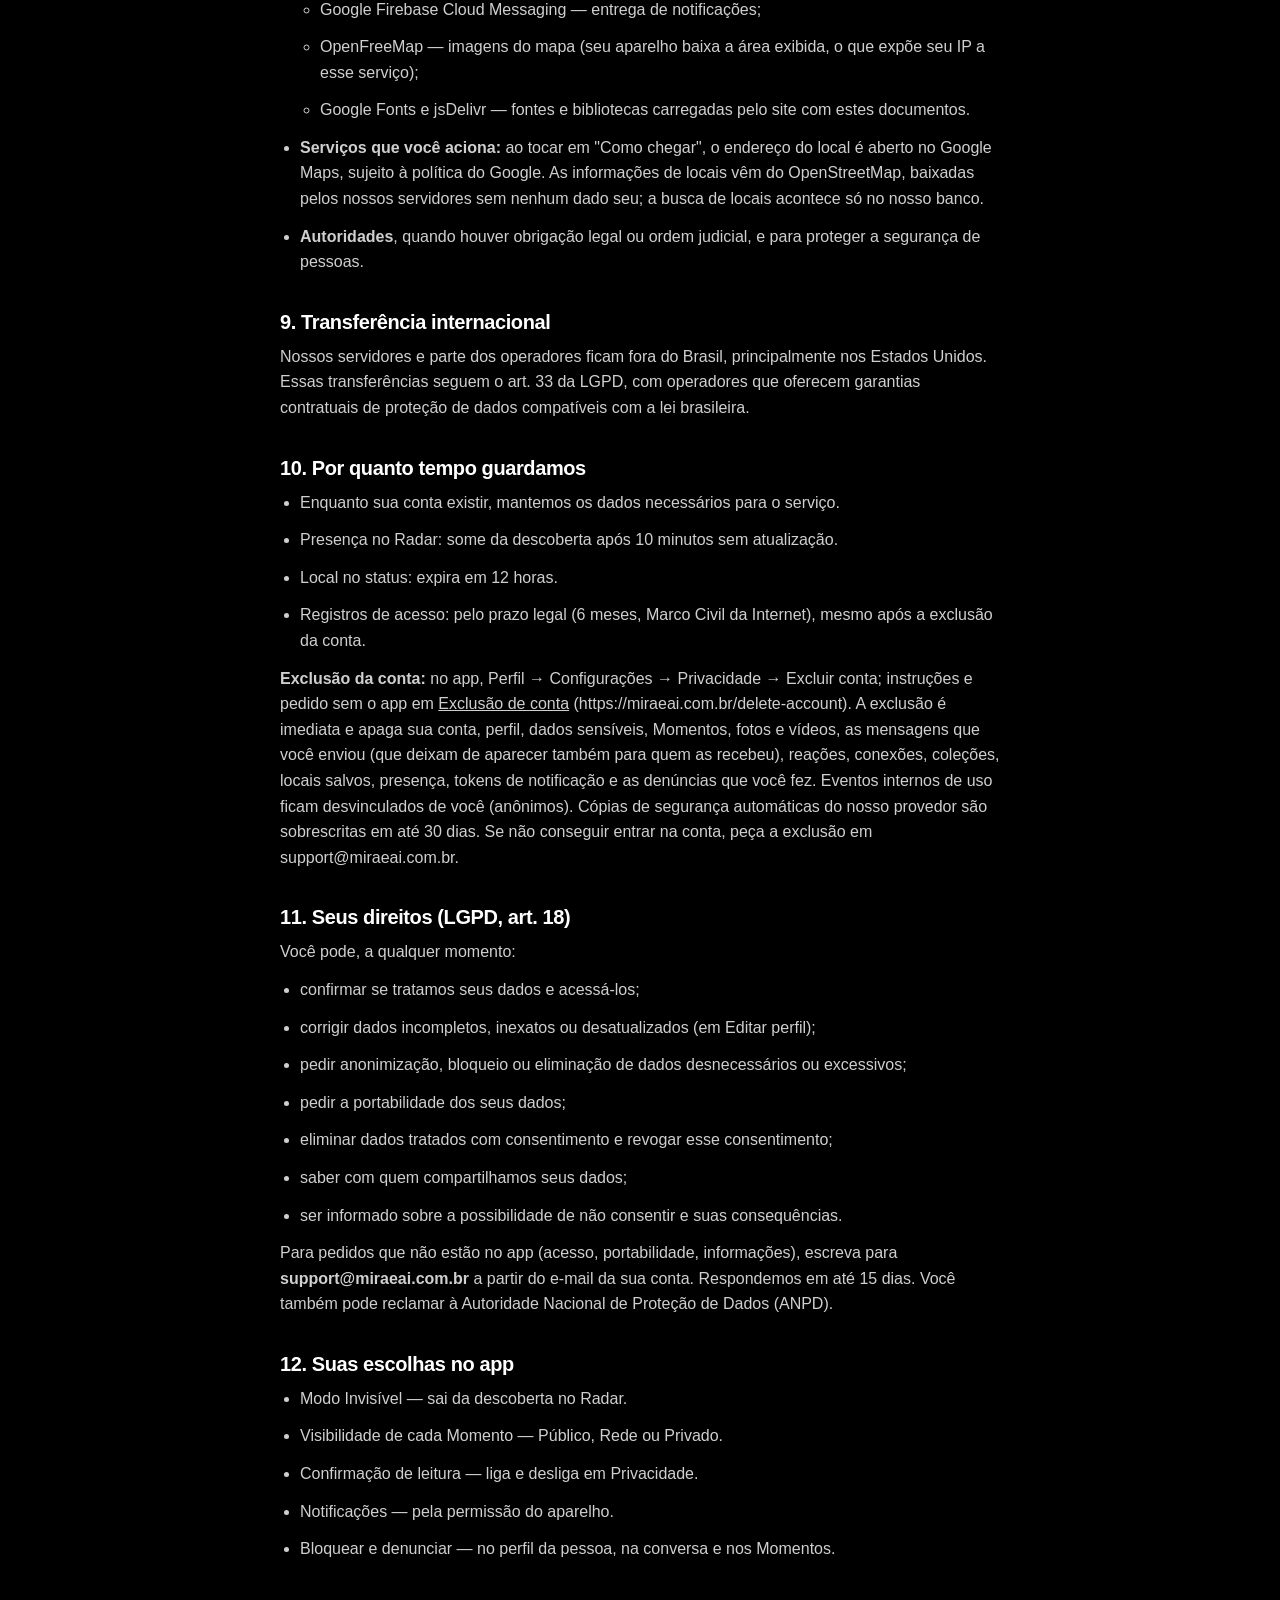
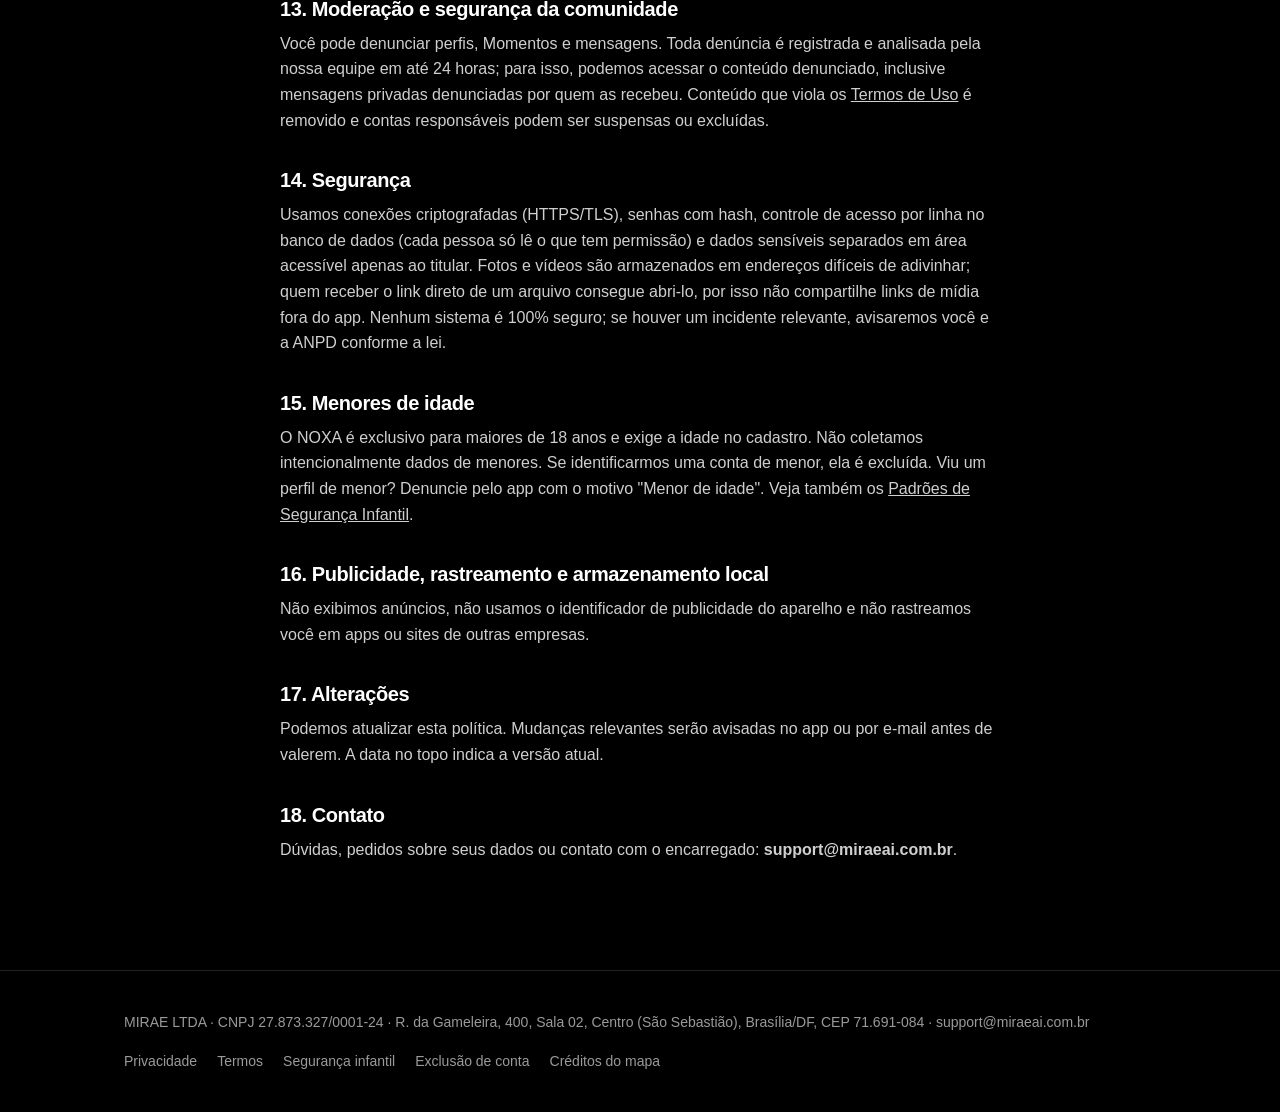
<file: privacy.html>
<!doctype html>
<html lang="pt-BR">
<head>
  <meta charset="utf-8">
  <meta name="viewport" content="width=device-width, initial-scale=1">
  <title>Política de Privacidade — Mirae</title>
  <meta name="description" content="Política de Privacidade do NOXA, oferecido pela MIRAE LTDA.">
  <link rel="icon" type="image/png" href="/logo.png">
  <link rel="canonical" href="https://miraeai.com.br/privacy">
  <link rel="stylesheet" href="/style.css">
</head>
<body>
  <header class="top">
    <div class="wrap">
      <a class="brand" href="/"><img src="/logo.png" alt="Mirae"><span>Mirae</span></a>
      <nav><a href="/">Início</a></nav>
    </div>
  </header>
  <main class="wrap doc">
    <h1>Política de Privacidade</h1>
    <p class="date">Última atualização: 6 de outubro de 2026</p>
    <h2>1. Quem somos</h2>
    <p>O NOXA é um app de descoberta social: locais, pessoas e momentos perto de você. Ele é oferecido por <strong>MIRAE LTDA</strong> (nome fantasia MIRAE), CNPJ 27.873.327/0001-24, com sede em R. da Gameleira, 400, Sala 02, Centro (São Sebastião), Brasília/DF, CEP 71.691-084 — a <strong>controladora</strong> dos seus dados pessoais nos termos da Lei Geral de Proteção de Dados (LGPD).</p>
    <p>Esta política vale para o app NOXA no Android e no iOS. O site https://miraeai.com.br só publica este e os demais documentos do NOXA. Encarregado pelo tratamento de dados (DPO): canal <strong>support@miraeai.com.br</strong>.</p>

    <h2>2. Resumo</h2>
    <ul>
      <li>O NOXA é só para maiores de 18 anos.</li>
      <li>Não vendemos seus dados, não exibimos anúncios e não usamos identificador de publicidade.</li>
      <li>Sua localização é usada só com o app aberto. Outras pessoas nunca veem seu ponto exato.</li>
      <li>Orientação sexual é opcional, fica visível só para você e serve apenas para calcular compatibilidade.</li>
      <li>Você pode excluir a conta pelo app a qualquer momento — conta e dados são apagados de verdade.</li>
    </ul>

    <h2>3. Dados que coletamos e por quê</h2>
    <ul>
      <li><strong>Cadastro:</strong> nome, nome de usuário, e-mail e senha (guardada só como hash criptográfico). Finalidade: criar e proteger sua conta. Base legal: execução de contrato (art. 7º, V).</li>
      <li><strong>Perfil:</strong> foto, bio, idade, cidade, profissão, gênero, interesses e status (texto, cor e, se você quiser, o local onde está por até 12 horas). A idade é obrigatória para confirmar a maioridade; você escolhe se ela aparece no seu perfil. Os <strong>interesses</strong> também servem para mostrar o que você tem em comum com quem está perto (só os que vocês dois marcaram) e para sugerir locais e eventos que combinam com você. Base legal: execução de contrato.</li>
      <li><strong>Orientação sexual e gêneros de interesse:</strong> opcionais — veja a seção 4.</li>
      <li><strong>Localização precisa:</strong> veja a seção 5.</li>
      <li><strong>Conteúdo que você cria:</strong> Momentos (fotos, vídeos com o áudio gravado neles, texto, local e pessoas marcadas), mensagens de chat (texto, fotos e reações), curtidas, conexões, coleções e locais salvos. Base legal: execução de contrato.</li>
      <li><strong>Segurança da comunidade:</strong> quem você bloqueou e as denúncias que você fez. Base legal: legítimo interesse e cumprimento de obrigação legal.</li>
      <li><strong>Notificações:</strong> se você ativar, guardamos o identificador de envio do seu aparelho (token de push). Base legal: consentimento, dado pela permissão do sistema.</li>
      <li><strong>Status das mensagens:</strong> quando suas mensagens foram entregues e lidas. Você pode desligar a Confirmação de leitura em Privacidade.</li>
      <li><strong>Uso e erros do app:</strong> eventos internos de uso (por exemplo, &quot;cadastro concluído&quot;, o tempo de carregamento do mapa e termos de busca de locais que não tiveram resultado, com uma área aproximada de cerca de 10 km — nunca sua posição exata) e registros de erro, guardados no nosso próprio banco e ligados à sua conta, sem e-mail, senha, orientação ou conteúdo de mensagens. Não usamos ferramentas de análise ou publicidade de terceiros. Base legal: legítimo interesse (melhorar e corrigir o app).</li>
      <li><strong>Registros de acesso:</strong> endereço IP, data e hora de acesso à aplicação, guardados pelo prazo exigido pelo Marco Civil da Internet (Lei 12.965/2014, art. 15). Base legal: cumprimento de obrigação legal.</li>
    </ul>

    <h2>4. Dado sensível: orientação sexual</h2>
    <p>Informar sua orientação sexual é <strong>opcional</strong>. Se você informar, o dado é tratado com base no seu <strong>consentimento específico</strong> (LGPD, art. 11, I) e usado apenas para calcular, em nossos servidores, quem é compatível com você no Radar.</p>
    <ul>
      <li>Ele não aparece no seu perfil e não é enviado a outras pessoas nem a terceiros.</li>
      <li>Só você consegue ler esse dado; os outros veem apenas o nível de compatibilidade.</li>
      <li>Você revoga o consentimento a qualquer momento em Editar perfil, desmarcando a orientação — o dado é apagado.</li>
    </ul>

    <h2>5. Localização</h2>
    <ul>
      <li>Usamos a localização precisa do aparelho <strong>somente com o app aberto</strong>, para mostrar locais e pessoas por perto no Radar. Não coletamos localização em segundo plano.</li>
      <li>Enquanto você usa o Radar, sua última posição fica disponível para a descoberta por até 10 minutos. Outras pessoas veem apenas uma <strong>distância aproximada</strong>, calculada a partir de uma área ao seu redor (de cerca de 500 metros onde há mais gente por perto, ou de cerca de 2 km nos demais casos), e sua foto posicionada com deslocamento no mapa — nunca seu ponto exato.</li>
      <li>O <strong>Modo Invisível</strong> tira você da descoberta e apaga sua presença na hora.</li>
      <li>Você pode negar ou revogar a permissão de localização nas configurações do aparelho; o Radar deixa de funcionar, o resto do app continua.</li>
    </ul>
    <p>Base legal: execução de contrato (é o que faz o Radar funcionar).</p>

    <h2>6. Câmera, fotos e microfone</h2>
    <p>O app acessa a câmera e as fotos apenas quando você escolhe enviar uma imagem ou vídeo, e só o arquivo que você escolher. A edição (cortar, girar, filtros) acontece no seu aparelho. O microfone é usado apenas pela câmera do sistema ao gravar um vídeo, e o áudio fica dentro do vídeo que você publicar.</p>

    <h2>7. Como usamos seus dados</h2>
    <ul>
      <li>Criar sua conta, exibir seu perfil e permitir a descoberta de locais e pessoas.</li>
      <li>Entregar mensagens, Momentos, reações e notificações que você pediu.</li>
      <li>Calcular compatibilidade e distâncias aproximadas no Radar.</li>
      <li>Moderar conteúdo, investigar denúncias e proteger a comunidade.</li>
      <li>Corrigir erros e melhorar o app.</li>
      <li>Cumprir obrigações legais e atender autoridades competentes.</li>
    </ul>
    <p>Não tomamos decisões automatizadas que produzam efeitos jurídicos sobre você. A compatibilidade do Radar apenas ordena e filtra quem aparece; ela não bloqueia contatos.</p>

    <h2>8. Com quem compartilhamos</h2>
    <p><strong>Não vendemos nem alugamos seus dados.</strong> Não há anúncios no NOXA.</p>
    <ul>
      <li><strong>Outros usuários logados</strong> veem seu perfil público (nome, @, foto, bio, cidade, profissão, gênero, interesses, status e, se você permitir, a idade), seus Momentos conforme a visibilidade que você escolheu (Público, Rede ou Privado), sua presença aproximada no Radar (salvo Modo Invisível) e as mensagens que você envia a quem conversa com você.</li>
      <li><strong>Operadores</strong> que processam dados apenas em nosso nome e para operar o serviço:<ul><li>Supabase — banco de dados, autenticação, arquivos de mídia e funções de servidor;</li><li>Vercel — hospedagem do site com estes documentos (registra o IP de quem o acessa);</li><li>Resend — envio de e-mails da conta e de alertas de moderação;</li><li>Google Firebase Cloud Messaging — entrega de notificações;</li><li>OpenFreeMap — imagens do mapa (seu aparelho baixa a área exibida, o que expõe seu IP a esse serviço);</li><li>Google Fonts e jsDelivr — fontes e bibliotecas carregadas pelo site com estes documentos.</li></ul></li>
      <li><strong>Serviços que você aciona:</strong> ao tocar em &quot;Como chegar&quot;, o endereço do local é aberto no Google Maps, sujeito à política do Google. As informações de locais vêm do OpenStreetMap, baixadas pelos nossos servidores sem nenhum dado seu; a busca de locais acontece só no nosso banco.</li>
      <li><strong>Autoridades</strong>, quando houver obrigação legal ou ordem judicial, e para proteger a segurança de pessoas.</li>
    </ul>

    <h2>9. Transferência internacional</h2>
    <p>Nossos servidores e parte dos operadores ficam fora do Brasil, principalmente nos Estados Unidos. Essas transferências seguem o art. 33 da LGPD, com operadores que oferecem garantias contratuais de proteção de dados compatíveis com a lei brasileira.</p>

    <h2>10. Por quanto tempo guardamos</h2>
    <ul>
      <li>Enquanto sua conta existir, mantemos os dados necessários para o serviço.</li>
      <li>Presença no Radar: some da descoberta após 10 minutos sem atualização.</li>
      <li>Local no status: expira em 12 horas.</li>
      <li>Registros de acesso: pelo prazo legal (6 meses, Marco Civil da Internet), mesmo após a exclusão da conta.</li>
    </ul>
    <p><strong>Exclusão da conta:</strong> no app, Perfil → Configurações → Privacidade → Excluir conta; instruções e pedido sem o app em <a href="/delete-account">Exclusão de conta</a> (https://miraeai.com.br/delete-account). A exclusão é imediata e apaga sua conta, perfil, dados sensíveis, Momentos, fotos e vídeos, as mensagens que você enviou (que deixam de aparecer também para quem as recebeu), reações, conexões, coleções, locais salvos, presença, tokens de notificação e as denúncias que você fez. Eventos internos de uso ficam desvinculados de você (anônimos). Cópias de segurança automáticas do nosso provedor são sobrescritas em até 30 dias. Se não conseguir entrar na conta, peça a exclusão em support@miraeai.com.br.</p>

    <h2>11. Seus direitos (LGPD, art. 18)</h2>
    <p>Você pode, a qualquer momento:</p>
    <ul>
      <li>confirmar se tratamos seus dados e acessá-los;</li>
      <li>corrigir dados incompletos, inexatos ou desatualizados (em Editar perfil);</li>
      <li>pedir anonimização, bloqueio ou eliminação de dados desnecessários ou excessivos;</li>
      <li>pedir a portabilidade dos seus dados;</li>
      <li>eliminar dados tratados com consentimento e revogar esse consentimento;</li>
      <li>saber com quem compartilhamos seus dados;</li>
      <li>ser informado sobre a possibilidade de não consentir e suas consequências.</li>
    </ul>
    <p>Para pedidos que não estão no app (acesso, portabilidade, informações), escreva para <strong>support@miraeai.com.br</strong> a partir do e-mail da sua conta. Respondemos em até 15 dias. Você também pode reclamar à Autoridade Nacional de Proteção de Dados (ANPD).</p>

    <h2>12. Suas escolhas no app</h2>
    <ul>
      <li>Modo Invisível — sai da descoberta no Radar.</li>
      <li>Visibilidade de cada Momento — Público, Rede ou Privado.</li>
      <li>Confirmação de leitura — liga e desliga em Privacidade.</li>
      <li>Notificações — pela permissão do aparelho.</li>
      <li>Bloquear e denunciar — no perfil da pessoa, na conversa e nos Momentos.</li>
    </ul>

    <h2>13. Moderação e segurança da comunidade</h2>
    <p>Você pode denunciar perfis, Momentos e mensagens. Toda denúncia é registrada e analisada pela nossa equipe em até 24 horas; para isso, podemos acessar o conteúdo denunciado, inclusive mensagens privadas denunciadas por quem as recebeu. Conteúdo que viola os <a href="/terms">Termos de Uso</a> é removido e contas responsáveis podem ser suspensas ou excluídas.</p>

    <h2>14. Segurança</h2>
    <p>Usamos conexões criptografadas (HTTPS/TLS), senhas com hash, controle de acesso por linha no banco de dados (cada pessoa só lê o que tem permissão) e dados sensíveis separados em área acessível apenas ao titular. Fotos e vídeos são armazenados em endereços difíceis de adivinhar; quem receber o link direto de um arquivo consegue abri-lo, por isso não compartilhe links de mídia fora do app. Nenhum sistema é 100% seguro; se houver um incidente relevante, avisaremos você e a ANPD conforme a lei.</p>

    <h2>15. Menores de idade</h2>
    <p>O NOXA é exclusivo para maiores de 18 anos e exige a idade no cadastro. Não coletamos intencionalmente dados de menores. Se identificarmos uma conta de menor, ela é excluída. Viu um perfil de menor? Denuncie pelo app com o motivo &quot;Menor de idade&quot;. Veja também os <a href="/child-safety">Padrões de Segurança Infantil</a>.</p>

    <h2>16. Publicidade, rastreamento e armazenamento local</h2>
    <p>Não exibimos anúncios, não usamos o identificador de publicidade do aparelho e não rastreamos você em apps ou sites de outras empresas.</p>

    <h2>17. Alterações</h2>
    <p>Podemos atualizar esta política. Mudanças relevantes serão avisadas no app ou por e-mail antes de valerem. A data no topo indica a versão atual.</p>

    <h2>18. Contato</h2>
    <p>Dúvidas, pedidos sobre seus dados ou contato com o encarregado: <strong>support@miraeai.com.br</strong>.</p>
  </main>
  <footer>
    <div class="wrap">
      <span>MIRAE LTDA · CNPJ 27.873.327/0001-24 · R. da Gameleira, 400, Sala 02, Centro (São Sebastião), Brasília/DF, CEP 71.691-084 · support@miraeai.com.br</span>
      <span><a href="/privacy">Privacidade</a><a href="/terms">Termos</a><a href="/child-safety">Segurança infantil</a><a href="/delete-account">Exclusão de conta</a><a href="/credits">Créditos do mapa</a></span>
    </div>
  </footer>
</body>
</html>
</file>
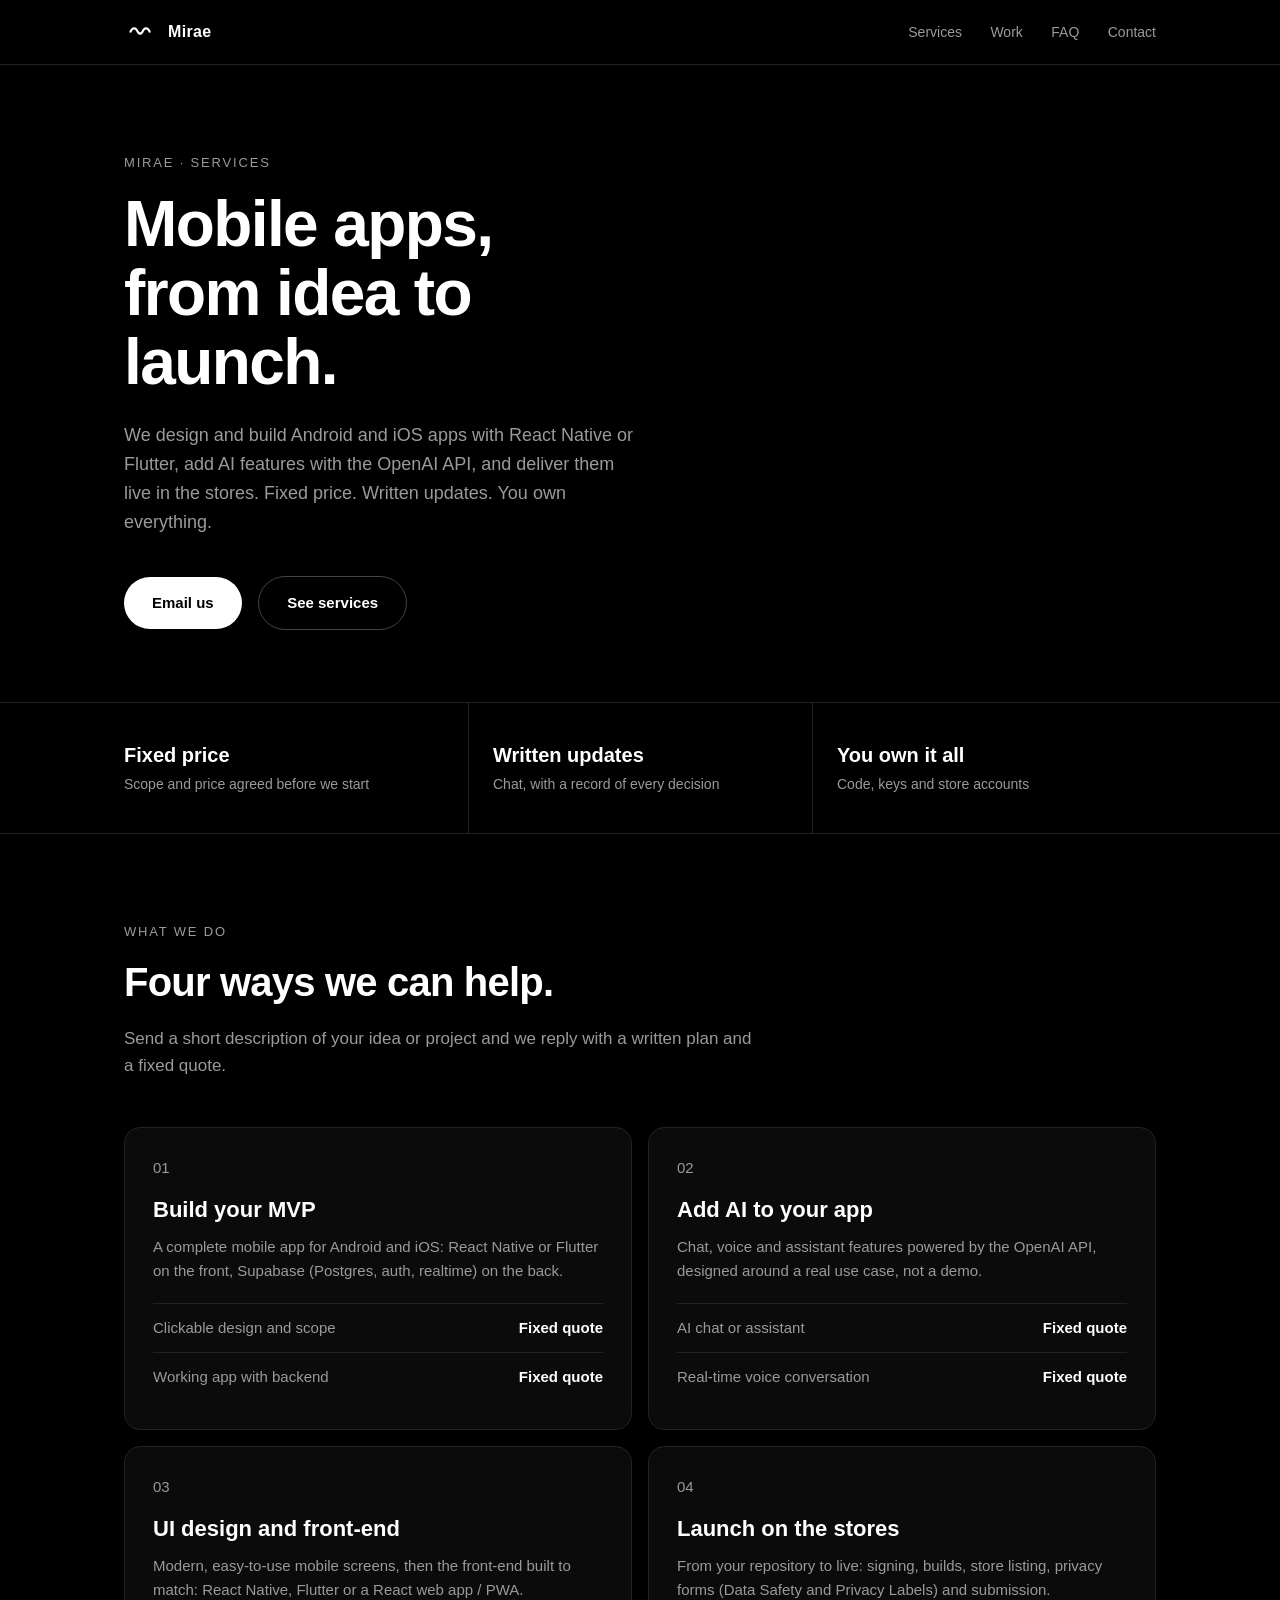
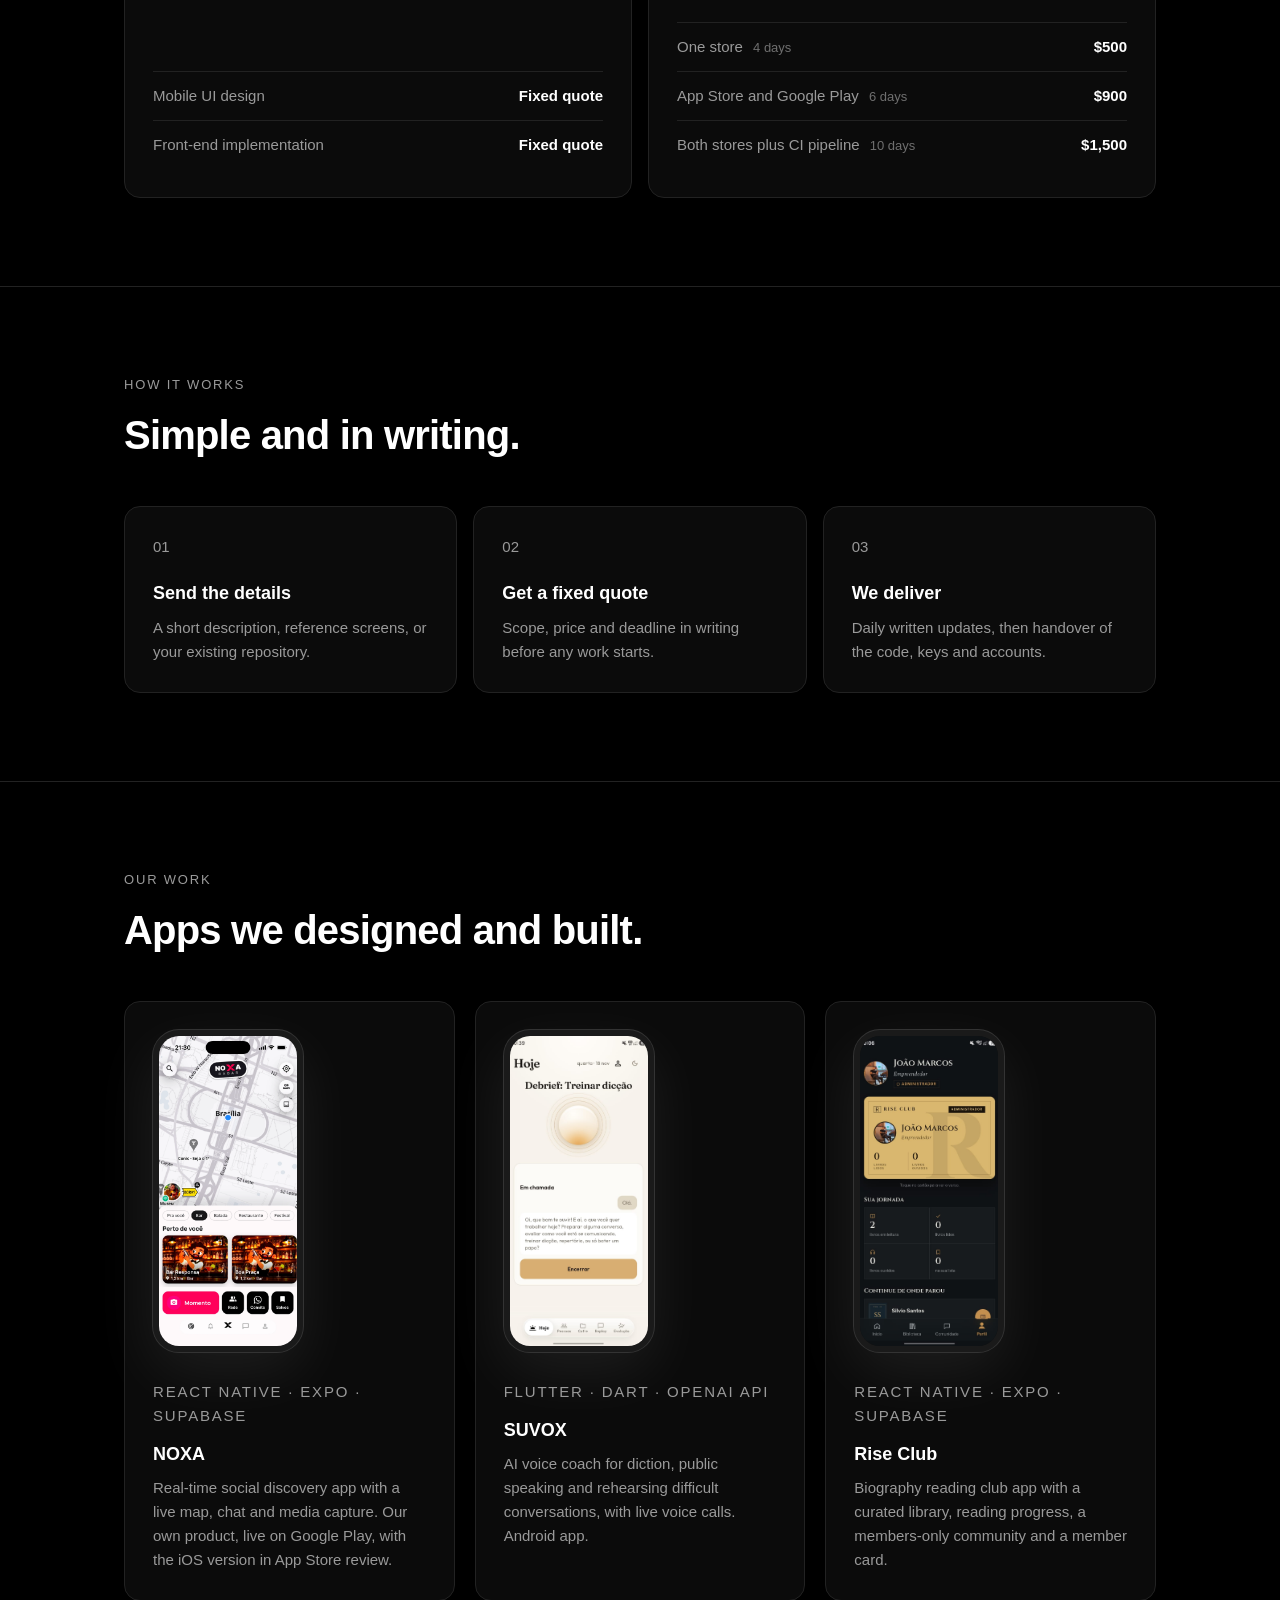
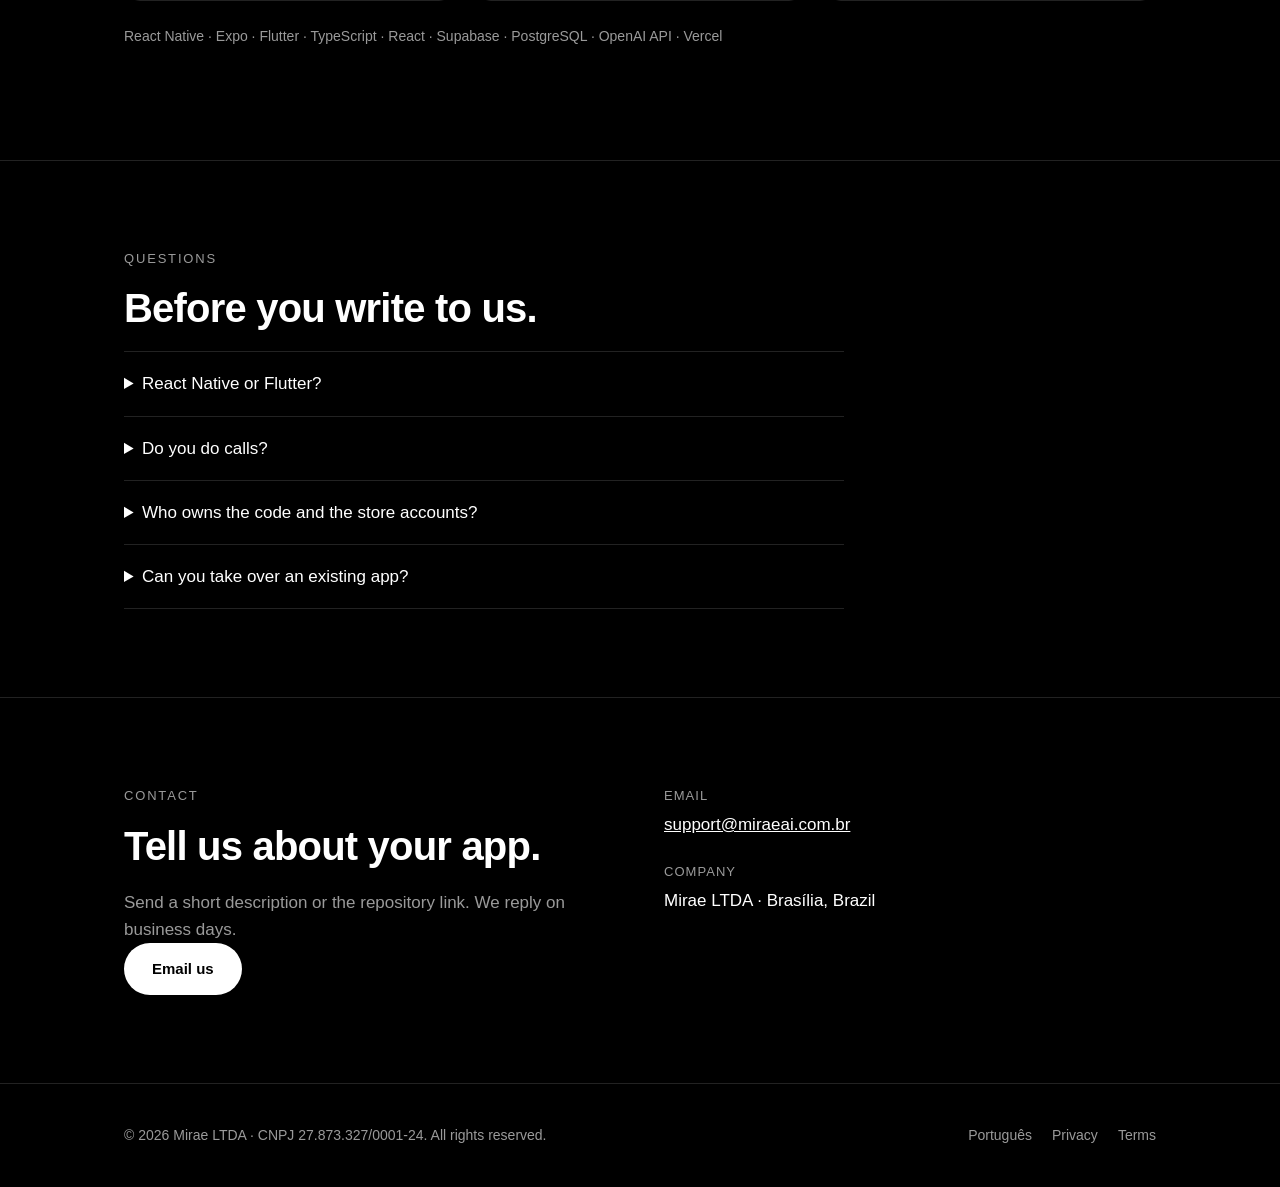
<file: services.html>
<!doctype html>
<html lang="en">
<head>
  <meta charset="utf-8">
  <meta name="viewport" content="width=device-width, initial-scale=1">
  <title>Services — Mirae | Mobile apps with React Native, Flutter and AI</title>
  <meta name="description" content="We design and build mobile apps from idea to launch with React Native, Flutter, Supabase and the OpenAI API. Fixed-price scope, written updates, you own the code.">
  <link rel="icon" type="image/png" href="logo.png">
  <link rel="apple-touch-icon" href="logo.png">
  <meta property="og:type" content="website">
  <meta property="og:site_name" content="Mirae">
  <meta property="og:title" content="Mirae — Mobile apps from idea to launch">
  <meta property="og:description" content="React Native, Flutter and AI. Fixed-price scope, written updates, you own the code.">
  <meta property="og:image" content="https://miraeai.com.br/logo.png">
  <meta property="og:url" content="https://miraeai.com.br/services">
  <meta name="twitter:card" content="summary">
  <link rel="canonical" href="https://miraeai.com.br/services">
  <link rel="stylesheet" href="style.css">
</head>
<body>
  <header class="top">
    <div class="wrap">
      <a class="brand" href="/"><img src="logo.png" alt="Mirae"><span>Mirae</span></a>
      <nav>
        <a href="#offers">Services</a>
        <a href="#work">Work</a>
        <a href="#faq">FAQ</a>
        <a href="#contact">Contact</a>
      </nav>
    </div>
  </header>

  <main>
    <div class="hero svc-hero">
      <div class="wrap">
        <p class="eyebrow">Mirae · Services</p>
        <h1>Mobile apps, from idea to launch.</h1>
        <p class="sub">We design and build Android and iOS apps with React Native or Flutter, add AI features with the OpenAI API, and deliver them live in the stores. Fixed price. Written updates. You own everything.</p>
        <a class="btn" href="mailto:support@miraeai.com.br?subject=Project%20inquiry">Email us</a>
        <a class="btn ghost" href="#offers">See services</a>
      </div>
    </div>

    <section class="stats">
      <div class="wrap stats-grid svc-stats">
        <div><strong>Fixed price</strong><span>Scope and price agreed before we start</span></div>
        <div><strong>Written updates</strong><span>Chat, with a record of every decision</span></div>
        <div><strong>You own it all</strong><span>Code, keys and store accounts</span></div>
      </div>
    </section>

    <section id="offers">
      <div class="wrap">
        <p class="eyebrow">What we do</p>
        <h2>Four ways we can help.</h2>
        <p class="lead">Send a short description of your idea or project and we reply with a written plan and a fixed quote.</p>

        <div class="grid offers">
          <article class="card">
            <p class="num">01</p>
            <h3>Build your MVP</h3>
            <p>A complete mobile app for Android and iOS: React Native or Flutter on the front, Supabase (Postgres, auth, realtime) on the back.</p>
            <ul class="tiers">
              <li><span>Clickable design and scope</span><b>Fixed quote</b></li>
              <li><span>Working app with backend</span><b>Fixed quote</b></li>
            </ul>
          </article>

          <article class="card">
            <p class="num">02</p>
            <h3>Add AI to your app</h3>
            <p>Chat, voice and assistant features powered by the OpenAI API, designed around a real use case, not a demo.</p>
            <ul class="tiers">
              <li><span>AI chat or assistant</span><b>Fixed quote</b></li>
              <li><span>Real-time voice conversation</span><b>Fixed quote</b></li>
            </ul>
          </article>

          <article class="card">
            <p class="num">03</p>
            <h3>UI design and front-end</h3>
            <p>Modern, easy-to-use mobile screens, then the front-end built to match: React Native, Flutter or a React web app / PWA.</p>
            <ul class="tiers">
              <li><span>Mobile UI design</span><b>Fixed quote</b></li>
              <li><span>Front-end implementation</span><b>Fixed quote</b></li>
            </ul>
          </article>

          <article class="card">
            <p class="num">04</p>
            <h3>Launch on the stores</h3>
            <p>From your repository to live: signing, builds, store listing, privacy forms (Data Safety and Privacy Labels) and submission.</p>
            <ul class="tiers">
              <li><span>One store <small>4 days</small></span><b>$500</b></li>
              <li><span>App Store and Google Play <small>6 days</small></span><b>$900</b></li>
              <li><span>Both stores plus CI pipeline <small>10 days</small></span><b>$1,500</b></li>
            </ul>
          </article>
        </div>
      </div>
    </section>

    <section>
      <div class="wrap">
        <p class="eyebrow">How it works</p>
        <h2>Simple and in writing.</h2>
        <div class="grid">
          <div class="card"><p class="num">01</p><h3>Send the details</h3><p>A short description, reference screens, or your existing repository.</p></div>
          <div class="card"><p class="num">02</p><h3>Get a fixed quote</h3><p>Scope, price and deadline in writing before any work starts.</p></div>
          <div class="card"><p class="num">03</p><h3>We deliver</h3><p>Daily written updates, then handover of the code, keys and accounts.</p></div>
        </div>
      </div>
    </section>

    <section id="work">
      <div class="wrap">
        <p class="eyebrow">Our work</p>
        <h2>Apps we designed and built.</h2>
        <div class="grid projects three">
          <article class="card project">
            <div class="phone xs"><img src="noxa-radar.webp" alt="NOXA live map with nearby places and people" loading="lazy" width="921" height="2000"></div>
            <div>
              <p class="tag">React Native · Expo · Supabase</p>
              <h3>NOXA</h3>
              <p>Real-time social discovery app with a live map, chat and media capture. Our own product, live on Google Play, with the iOS version in App Store review.</p>
            </div>
          </article>
          <article class="card project">
            <div class="phone xs"><img src="suvox-coach.jpg" alt="SUVOX live voice call with the AI coach" loading="lazy" width="720" height="1544"></div>
            <div>
              <p class="tag">Flutter · Dart · OpenAI API</p>
              <h3>SUVOX</h3>
              <p>AI voice coach for diction, public speaking and rehearsing difficult conversations, with live voice calls. Android app.</p>
            </div>
          </article>
          <article class="card project">
            <div class="phone xs"><img src="rise-perfil.jpg" alt="Rise Club member card and reading journey" loading="lazy" width="720" height="1544"></div>
            <div>
              <p class="tag">React Native · Expo · Supabase</p>
              <h3>Rise Club</h3>
              <p>Biography reading club app with a curated library, reading progress, a members-only community and a member card.</p>
            </div>
          </article>
        </div>
        <p class="stack">React Native · Expo · Flutter · TypeScript · React · Supabase · PostgreSQL · OpenAI API · Vercel</p>
      </div>
    </section>

    <section id="faq">
      <div class="wrap faq">
        <p class="eyebrow">Questions</p>
        <h2>Before you write to us.</h2>
        <details>
          <summary>React Native or Flutter?</summary>
          <p>We work with both. If you already have a codebase, we keep it. For a new app we recommend one based on your team and features, and explain why in the quote.</p>
        </details>
        <details>
          <summary>Do you do calls?</summary>
          <p>We work by written chat. It keeps a clear record of what was agreed and avoids misunderstandings across time zones.</p>
        </details>
        <details>
          <summary>Who owns the code and the store accounts?</summary>
          <p>You do. We work in your repository and your developer accounts, and hand over every key and setting.</p>
        </details>
        <details>
          <summary>Can you take over an existing app?</summary>
          <p>Yes. Send the repository and a list of what you need. We review it and reply with a plan and a fixed quote.</p>
        </details>
      </div>
    </section>

    <section id="contact">
      <div class="wrap split">
        <div>
          <p class="eyebrow">Contact</p>
          <h2>Tell us about your app.</h2>
          <p class="lead">Send a short description or the repository link. We reply on business days.</p>
          <a class="btn" href="mailto:support@miraeai.com.br?subject=Project%20inquiry">Email us</a>
        </div>
        <dl class="info">
          <dt>Email</dt><dd><a href="mailto:support@miraeai.com.br?subject=Project%20inquiry">support@miraeai.com.br</a></dd>
          <dt>Company</dt><dd>Mirae LTDA · Brasília, Brazil</dd>
        </dl>
      </div>
    </section>
  </main>

  <footer>
    <div class="wrap">
      <span>© 2026 Mirae LTDA · CNPJ 27.873.327/0001-24. All rights reserved.</span>
      <span><a href="/">Português</a><a href="/privacy">Privacy</a><a href="/terms">Terms</a></span>
    </div>
  </footer>
</body>
</html>
</file>
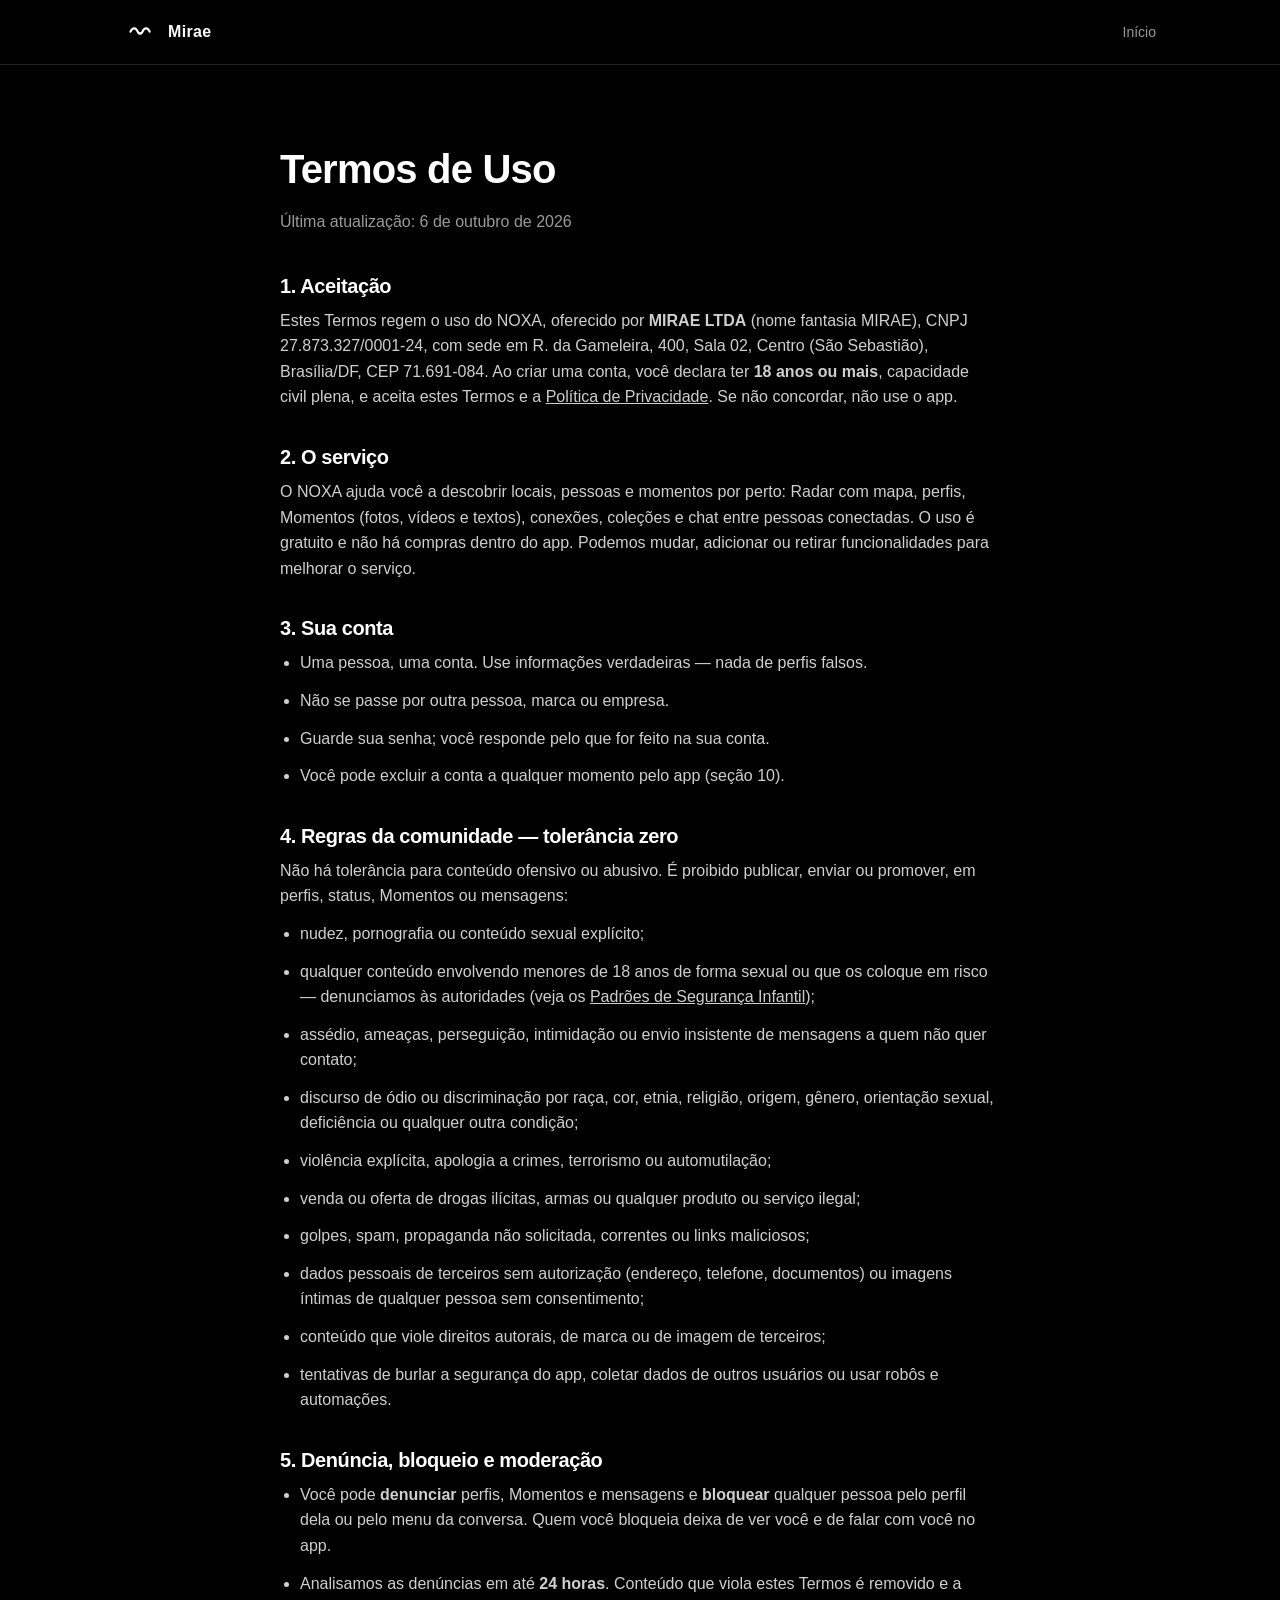
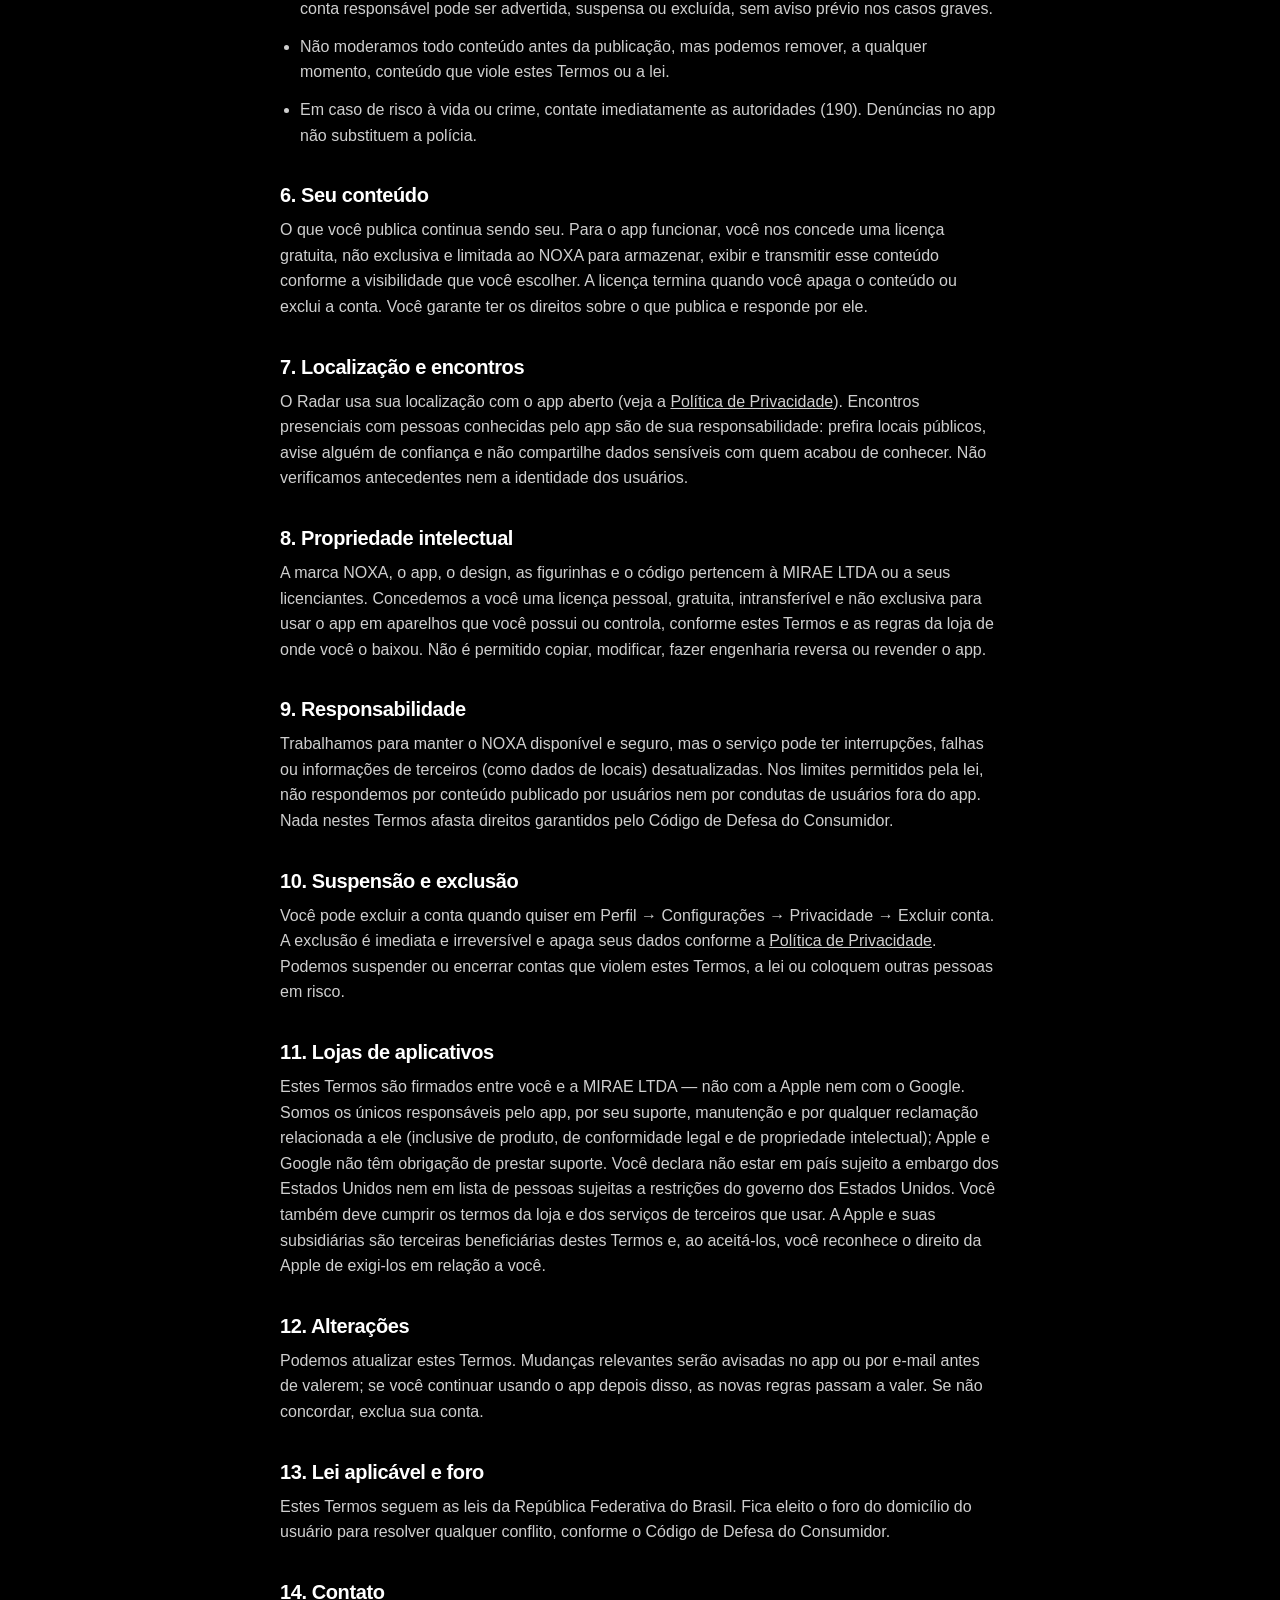
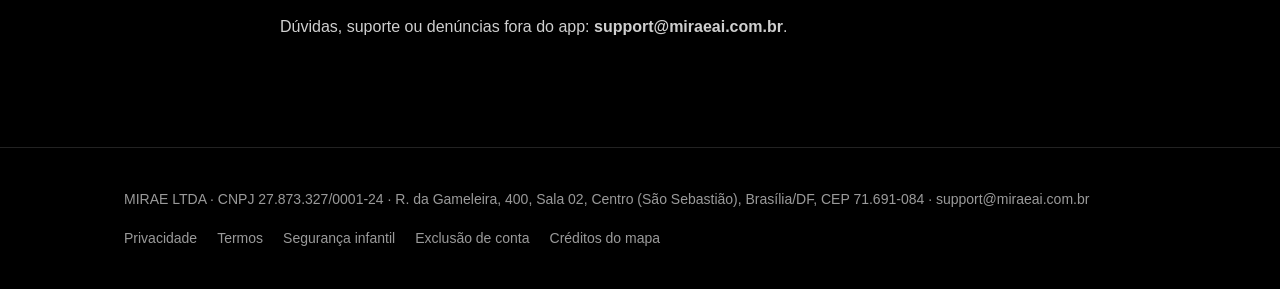
<file: terms.html>
<!doctype html>
<html lang="pt-BR">
<head>
  <meta charset="utf-8">
  <meta name="viewport" content="width=device-width, initial-scale=1">
  <title>Termos de Uso — Mirae</title>
  <meta name="description" content="Termos de Uso do NOXA, oferecido pela MIRAE LTDA.">
  <link rel="icon" type="image/png" href="/logo.png">
  <link rel="canonical" href="https://miraeai.com.br/terms">
  <link rel="stylesheet" href="/style.css">
</head>
<body>
  <header class="top">
    <div class="wrap">
      <a class="brand" href="/"><img src="/logo.png" alt="Mirae"><span>Mirae</span></a>
      <nav><a href="/">Início</a></nav>
    </div>
  </header>
  <main class="wrap doc">
    <h1>Termos de Uso</h1>
    <p class="date">Última atualização: 6 de outubro de 2026</p>
    <h2>1. Aceitação</h2>
    <p>Estes Termos regem o uso do NOXA, oferecido por <strong>MIRAE LTDA</strong> (nome fantasia MIRAE), CNPJ 27.873.327/0001-24, com sede em R. da Gameleira, 400, Sala 02, Centro (São Sebastião), Brasília/DF, CEP 71.691-084. Ao criar uma conta, você declara ter <strong>18 anos ou mais</strong>, capacidade civil plena, e aceita estes Termos e a <a href="/privacy">Política de Privacidade</a>. Se não concordar, não use o app.</p>

    <h2>2. O serviço</h2>
    <p>O NOXA ajuda você a descobrir locais, pessoas e momentos por perto: Radar com mapa, perfis, Momentos (fotos, vídeos e textos), conexões, coleções e chat entre pessoas conectadas. O uso é gratuito e não há compras dentro do app. Podemos mudar, adicionar ou retirar funcionalidades para melhorar o serviço.</p>

    <h2>3. Sua conta</h2>
    <ul>
      <li>Uma pessoa, uma conta. Use informações verdadeiras — nada de perfis falsos.</li>
      <li>Não se passe por outra pessoa, marca ou empresa.</li>
      <li>Guarde sua senha; você responde pelo que for feito na sua conta.</li>
      <li>Você pode excluir a conta a qualquer momento pelo app (seção 10).</li>
    </ul>

    <h2>4. Regras da comunidade — tolerância zero</h2>
    <p>Não há tolerância para conteúdo ofensivo ou abusivo. É proibido publicar, enviar ou promover, em perfis, status, Momentos ou mensagens:</p>
    <ul>
      <li>nudez, pornografia ou conteúdo sexual explícito;</li>
      <li>qualquer conteúdo envolvendo menores de 18 anos de forma sexual ou que os coloque em risco — denunciamos às autoridades (veja os <a href="/child-safety">Padrões de Segurança Infantil</a>);</li>
      <li>assédio, ameaças, perseguição, intimidação ou envio insistente de mensagens a quem não quer contato;</li>
      <li>discurso de ódio ou discriminação por raça, cor, etnia, religião, origem, gênero, orientação sexual, deficiência ou qualquer outra condição;</li>
      <li>violência explícita, apologia a crimes, terrorismo ou automutilação;</li>
      <li>venda ou oferta de drogas ilícitas, armas ou qualquer produto ou serviço ilegal;</li>
      <li>golpes, spam, propaganda não solicitada, correntes ou links maliciosos;</li>
      <li>dados pessoais de terceiros sem autorização (endereço, telefone, documentos) ou imagens íntimas de qualquer pessoa sem consentimento;</li>
      <li>conteúdo que viole direitos autorais, de marca ou de imagem de terceiros;</li>
      <li>tentativas de burlar a segurança do app, coletar dados de outros usuários ou usar robôs e automações.</li>
    </ul>

    <h2>5. Denúncia, bloqueio e moderação</h2>
    <ul>
      <li>Você pode <strong>denunciar</strong> perfis, Momentos e mensagens e <strong>bloquear</strong> qualquer pessoa pelo perfil dela ou pelo menu da conversa. Quem você bloqueia deixa de ver você e de falar com você no app.</li>
      <li>Analisamos as denúncias em até <strong>24 horas</strong>. Conteúdo que viola estes Termos é removido e a conta responsável pode ser advertida, suspensa ou excluída, sem aviso prévio nos casos graves.</li>
      <li>Não moderamos todo conteúdo antes da publicação, mas podemos remover, a qualquer momento, conteúdo que viole estes Termos ou a lei.</li>
      <li>Em caso de risco à vida ou crime, contate imediatamente as autoridades (190). Denúncias no app não substituem a polícia.</li>
    </ul>

    <h2>6. Seu conteúdo</h2>
    <p>O que você publica continua sendo seu. Para o app funcionar, você nos concede uma licença gratuita, não exclusiva e limitada ao NOXA para armazenar, exibir e transmitir esse conteúdo conforme a visibilidade que você escolher. A licença termina quando você apaga o conteúdo ou exclui a conta. Você garante ter os direitos sobre o que publica e responde por ele.</p>

    <h2>7. Localização e encontros</h2>
    <p>O Radar usa sua localização com o app aberto (veja a <a href="/privacy">Política de Privacidade</a>). Encontros presenciais com pessoas conhecidas pelo app são de sua responsabilidade: prefira locais públicos, avise alguém de confiança e não compartilhe dados sensíveis com quem acabou de conhecer. Não verificamos antecedentes nem a identidade dos usuários.</p>

    <h2>8. Propriedade intelectual</h2>
    <p>A marca NOXA, o app, o design, as figurinhas e o código pertencem à MIRAE LTDA ou a seus licenciantes. Concedemos a você uma licença pessoal, gratuita, intransferível e não exclusiva para usar o app em aparelhos que você possui ou controla, conforme estes Termos e as regras da loja de onde você o baixou. Não é permitido copiar, modificar, fazer engenharia reversa ou revender o app.</p>

    <h2>9. Responsabilidade</h2>
    <p>Trabalhamos para manter o NOXA disponível e seguro, mas o serviço pode ter interrupções, falhas ou informações de terceiros (como dados de locais) desatualizadas. Nos limites permitidos pela lei, não respondemos por conteúdo publicado por usuários nem por condutas de usuários fora do app. Nada nestes Termos afasta direitos garantidos pelo Código de Defesa do Consumidor.</p>

    <h2>10. Suspensão e exclusão</h2>
    <p>Você pode excluir a conta quando quiser em Perfil → Configurações → Privacidade → Excluir conta. A exclusão é imediata e irreversível e apaga seus dados conforme a <a href="/privacy">Política de Privacidade</a>. Podemos suspender ou encerrar contas que violem estes Termos, a lei ou coloquem outras pessoas em risco.</p>

    <h2>11. Lojas de aplicativos</h2>
    <p>Estes Termos são firmados entre você e a MIRAE LTDA — não com a Apple nem com o Google. Somos os únicos responsáveis pelo app, por seu suporte, manutenção e por qualquer reclamação relacionada a ele (inclusive de produto, de conformidade legal e de propriedade intelectual); Apple e Google não têm obrigação de prestar suporte. Você declara não estar em país sujeito a embargo dos Estados Unidos nem em lista de pessoas sujeitas a restrições do governo dos Estados Unidos. Você também deve cumprir os termos da loja e dos serviços de terceiros que usar. A Apple e suas subsidiárias são terceiras beneficiárias destes Termos e, ao aceitá-los, você reconhece o direito da Apple de exigi-los em relação a você.</p>

    <h2>12. Alterações</h2>
    <p>Podemos atualizar estes Termos. Mudanças relevantes serão avisadas no app ou por e-mail antes de valerem; se você continuar usando o app depois disso, as novas regras passam a valer. Se não concordar, exclua sua conta.</p>

    <h2>13. Lei aplicável e foro</h2>
    <p>Estes Termos seguem as leis da República Federativa do Brasil. Fica eleito o foro do domicílio do usuário para resolver qualquer conflito, conforme o Código de Defesa do Consumidor.</p>

    <h2>14. Contato</h2>
    <p>Dúvidas, suporte ou denúncias fora do app: <strong>support@miraeai.com.br</strong>.</p>
  </main>
  <footer>
    <div class="wrap">
      <span>MIRAE LTDA · CNPJ 27.873.327/0001-24 · R. da Gameleira, 400, Sala 02, Centro (São Sebastião), Brasília/DF, CEP 71.691-084 · support@miraeai.com.br</span>
      <span><a href="/privacy">Privacidade</a><a href="/terms">Termos</a><a href="/child-safety">Segurança infantil</a><a href="/delete-account">Exclusão de conta</a><a href="/credits">Créditos do mapa</a></span>
    </div>
  </footer>
</body>
</html>
</file>
<file: style.css>
:root {
  --bg: #000;
  --fg: #fff;
  --muted: #9a9a9a;
  --line: #222;
  --panel: #0b0b0b;
}
* { box-sizing: border-box; margin: 0; padding: 0; }
html { scroll-behavior: smooth; }
body {
  background: var(--bg);
  color: var(--fg);
  font-family: -apple-system, BlinkMacSystemFont, "Inter", "Segoe UI", Roboto, Helvetica, Arial, sans-serif;
  line-height: 1.6;
  -webkit-font-smoothing: antialiased;
}
a { color: inherit; }
.wrap { max-width: 1080px; margin: 0 auto; padding: 0 24px; }

header.top {
  position: sticky; top: 0; z-index: 10;
  background: rgba(0,0,0,.85);
  backdrop-filter: blur(12px);
  border-bottom: 1px solid var(--line);
}
header.top .wrap { display: flex; align-items: center; justify-content: space-between; height: 64px; }
.brand { display: flex; align-items: center; gap: 12px; text-decoration: none; font-weight: 600; letter-spacing: .02em; }
.brand img { width: 32px; height: 32px; border-radius: 8px; }
nav a { text-decoration: none; color: var(--muted); font-size: 14px; margin-left: 24px; transition: color .2s; }
nav a:hover { color: var(--fg); }

.hero { position: relative; overflow: hidden; padding: 96px 0 88px; }
.hero .radar { position: absolute; right: -10%; top: 50%; width: 900px; max-width: none; transform: translateY(-50%); opacity: .55; pointer-events: none; }
.hero-grid { position: relative; display: grid; grid-template-columns: 1.1fr .9fr; gap: 48px; align-items: center; }
.hero h1 { font-size: clamp(36px, 5.4vw, 64px); line-height: 1.08; font-weight: 600; letter-spacing: -.025em; margin-bottom: 24px; }
.hero .sub { color: var(--muted); font-size: 18px; max-width: 480px; margin-bottom: 40px; }
.phone-wrap { display: flex; justify-content: center; }
.phone {
  width: min(300px, 70vw); aspect-ratio: 720 / 1544;
  border: 8px solid #1a1a1a; border-radius: 44px; overflow: hidden;
  box-shadow: 0 0 0 1px #333, 0 40px 120px rgba(255,255,255,.12);
  background: #111;
}
.phone img { width: 100%; height: 100%; object-fit: cover; object-position: top; display: block; }
.phone.sm { width: min(270px, 64vw); }
.phone.xs { width: 150px; flex-shrink: 0; border-width: 6px; border-radius: 26px; box-shadow: 0 0 0 1px #333, 0 20px 60px rgba(255,255,255,.08); }

.grid.projects { grid-template-columns: repeat(2, 1fr); gap: 20px; }
.project { display: flex; gap: 28px; align-items: center; }
.project h3 { font-size: 24px; margin-bottom: 10px; }
.tag { color: var(--muted); font-size: 12px; letter-spacing: .12em; text-transform: uppercase; margin-bottom: 12px; }
.grid.projects.three { grid-template-columns: repeat(3, 1fr); }
.grid.projects.three .project { flex-direction: column; align-items: flex-start; }
.grid.services { margin-bottom: 8px; }
.grid.services .card h3 { margin-bottom: 6px; }

.stats { padding: 0; }
.stats-grid { display: grid; grid-template-columns: repeat(4, 1fr); }
.stats-grid div { padding: 36px 24px; border-left: 1px solid var(--line); }
.stats-grid div:first-child { border-left: 0; padding-left: 0; }
.stats-grid strong { display: block; font-size: 20px; font-weight: 600; }
.stats-grid span { color: var(--muted); font-size: 14px; }

section.feature { padding: 56px 0; border-top: 0; }
.feature-grid { display: grid; grid-template-columns: 1.15fr .85fr; gap: 64px; align-items: center; }
.feature.reverse .feature-grid { grid-template-columns: .85fr 1.15fr; }
.feature.reverse .shot { order: 2; }
.shot { border: 1px solid #2a2a2a; border-radius: 24px; overflow: hidden; box-shadow: 0 30px 80px rgba(255,255,255,.06); }
.shot img { width: 100%; display: block; }
.feature .num { color: var(--muted); font-size: 13px; letter-spacing: .14em; margin-bottom: 16px; }
.feature h3 { font-size: clamp(24px, 3vw, 34px); font-weight: 600; letter-spacing: -.02em; line-height: 1.15; margin-bottom: 16px; }
.feature p { color: var(--muted); font-size: 17px; }
.btn {
  display: inline-block; padding: 14px 28px; border-radius: 999px;
  background: var(--fg); color: var(--bg); text-decoration: none; font-weight: 600; font-size: 15px;
  transition: opacity .2s, transform .2s;
}
.btn:hover { opacity: .85; }
.btn:active { transform: scale(.97); }
.btn.ghost { background: transparent; color: var(--fg); border: 1px solid #444; margin-left: 12px; }

section { padding: 88px 0; border-top: 1px solid var(--line); }
.eyebrow { color: var(--muted); font-size: 13px; letter-spacing: .14em; text-transform: uppercase; margin-bottom: 16px; }
h2 { font-size: clamp(28px, 4vw, 40px); font-weight: 600; letter-spacing: -.02em; line-height: 1.15; max-width: 640px; margin-bottom: 20px; }
.lead { color: var(--muted); font-size: 17px; max-width: 640px; }

.grid { display: grid; grid-template-columns: repeat(3, 1fr); gap: 16px; margin-top: 48px; }
.card { background: var(--panel); border: 1px solid var(--line); border-radius: 16px; padding: 28px; }
.card h3 { font-size: 18px; font-weight: 600; margin-bottom: 8px; }
.card p { color: var(--muted); font-size: 15px; }
.num { font-size: 13px; color: var(--muted); margin-bottom: 20px; }

.split { display: grid; grid-template-columns: 1fr 1fr; gap: 48px; align-items: start; }
.info dt { color: var(--muted); font-size: 13px; letter-spacing: .08em; text-transform: uppercase; margin-top: 24px; }
.info dt:first-child { margin-top: 0; }
.info dd { font-size: 17px; margin-top: 4px; }

footer { border-top: 1px solid var(--line); padding: 40px 0; color: var(--muted); font-size: 14px; }
footer .wrap { display: flex; flex-wrap: wrap; gap: 16px; justify-content: space-between; }
footer a { text-decoration: none; margin-left: 20px; }
footer a:first-child { margin-left: 0; }
footer a:hover { color: var(--fg); }

.doc { padding: 72px 0 96px; max-width: 720px; }
.doc h1 { font-size: 40px; font-weight: 600; letter-spacing: -.02em; margin-bottom: 8px; }
.doc .date { color: var(--muted); margin-bottom: 40px; }
.doc h2 { font-size: 20px; margin: 36px 0 10px; max-width: none; }
.doc p, .doc li { color: #cfcfcf; margin-bottom: 12px; }
.doc ul { padding-left: 20px; }

.svc-hero { padding: 88px 0 72px; }
.svc-hero h1 { font-size: clamp(36px, 5.4vw, 64px); line-height: 1.08; font-weight: 600; letter-spacing: -.025em; margin-bottom: 24px; max-width: 14ch; }
.svc-hero .sub { color: var(--muted); font-size: 18px; max-width: 520px; margin-bottom: 40px; }
.svc-stats { grid-template-columns: repeat(3, 1fr); }

.grid.offers { grid-template-columns: repeat(2, 1fr); }
.offers .card { display: flex; flex-direction: column; }
.offers .card .num { margin-bottom: 12px; }
.offers .card h3 { font-size: 22px; }
.tiers { list-style: none; margin-top: auto; padding-top: 20px; }
.tiers li { display: flex; justify-content: space-between; gap: 16px; padding: 12px 0; border-top: 1px solid var(--line); font-size: 15px; color: var(--muted); }
.tiers b { color: var(--fg); font-weight: 600; white-space: nowrap; }
.tiers small { margin-left: 6px; color: #6f6f6f; font-size: 13px; }
.stack { color: var(--muted); font-size: 14px; margin: 24px 0; }
.btn.ghost.svc-link { margin-left: 0; }

.faq details { border-top: 1px solid var(--line); padding: 18px 0; max-width: 720px; }
.faq details:last-child { border-bottom: 1px solid var(--line); }
.faq summary { cursor: pointer; font-weight: 500; font-size: 17px; }
.faq details p { color: var(--muted); margin-top: 10px; }

@media (max-width: 760px) {
  .grid.offers { grid-template-columns: 1fr; }
  .stats-grid.svc-stats { grid-template-columns: 1fr; }
  .stats-grid.svc-stats div, .stats-grid.svc-stats div:nth-child(3) { border-left: 0; padding: 20px 0; border-top: 1px solid var(--line); }
  .stats-grid.svc-stats div:first-child { border-top: 0; }
  .svc-hero { padding: 56px 0 48px; }
}
@media (max-width: 760px) {
  .grid, .split, .hero-grid, .feature-grid, .feature.reverse .feature-grid { grid-template-columns: 1fr; }
  .feature.reverse .shot { order: 0; }
  .hero { padding: 56px 0 56px; }
  .hero .radar { width: 640px; right: -40%; top: 30%; }
  .stats-grid { grid-template-columns: 1fr 1fr; }
  .stats-grid div:nth-child(3) { border-left: 0; padding-left: 0; }
  .feature-grid { gap: 28px; }
  nav { display: flex; flex-wrap: nowrap; }
  nav a { margin-left: 12px; font-size: 13px; white-space: nowrap; }
  .btn.ghost { margin: 12px 0 0; }
  .btn.ghost.svc-link { margin-top: 0; }
  .grid.projects, .grid.projects.three { grid-template-columns: 1fr; }
  .project { flex-direction: column; align-items: flex-start; }
  .phone.xs { width: 130px; }
}
</file>
